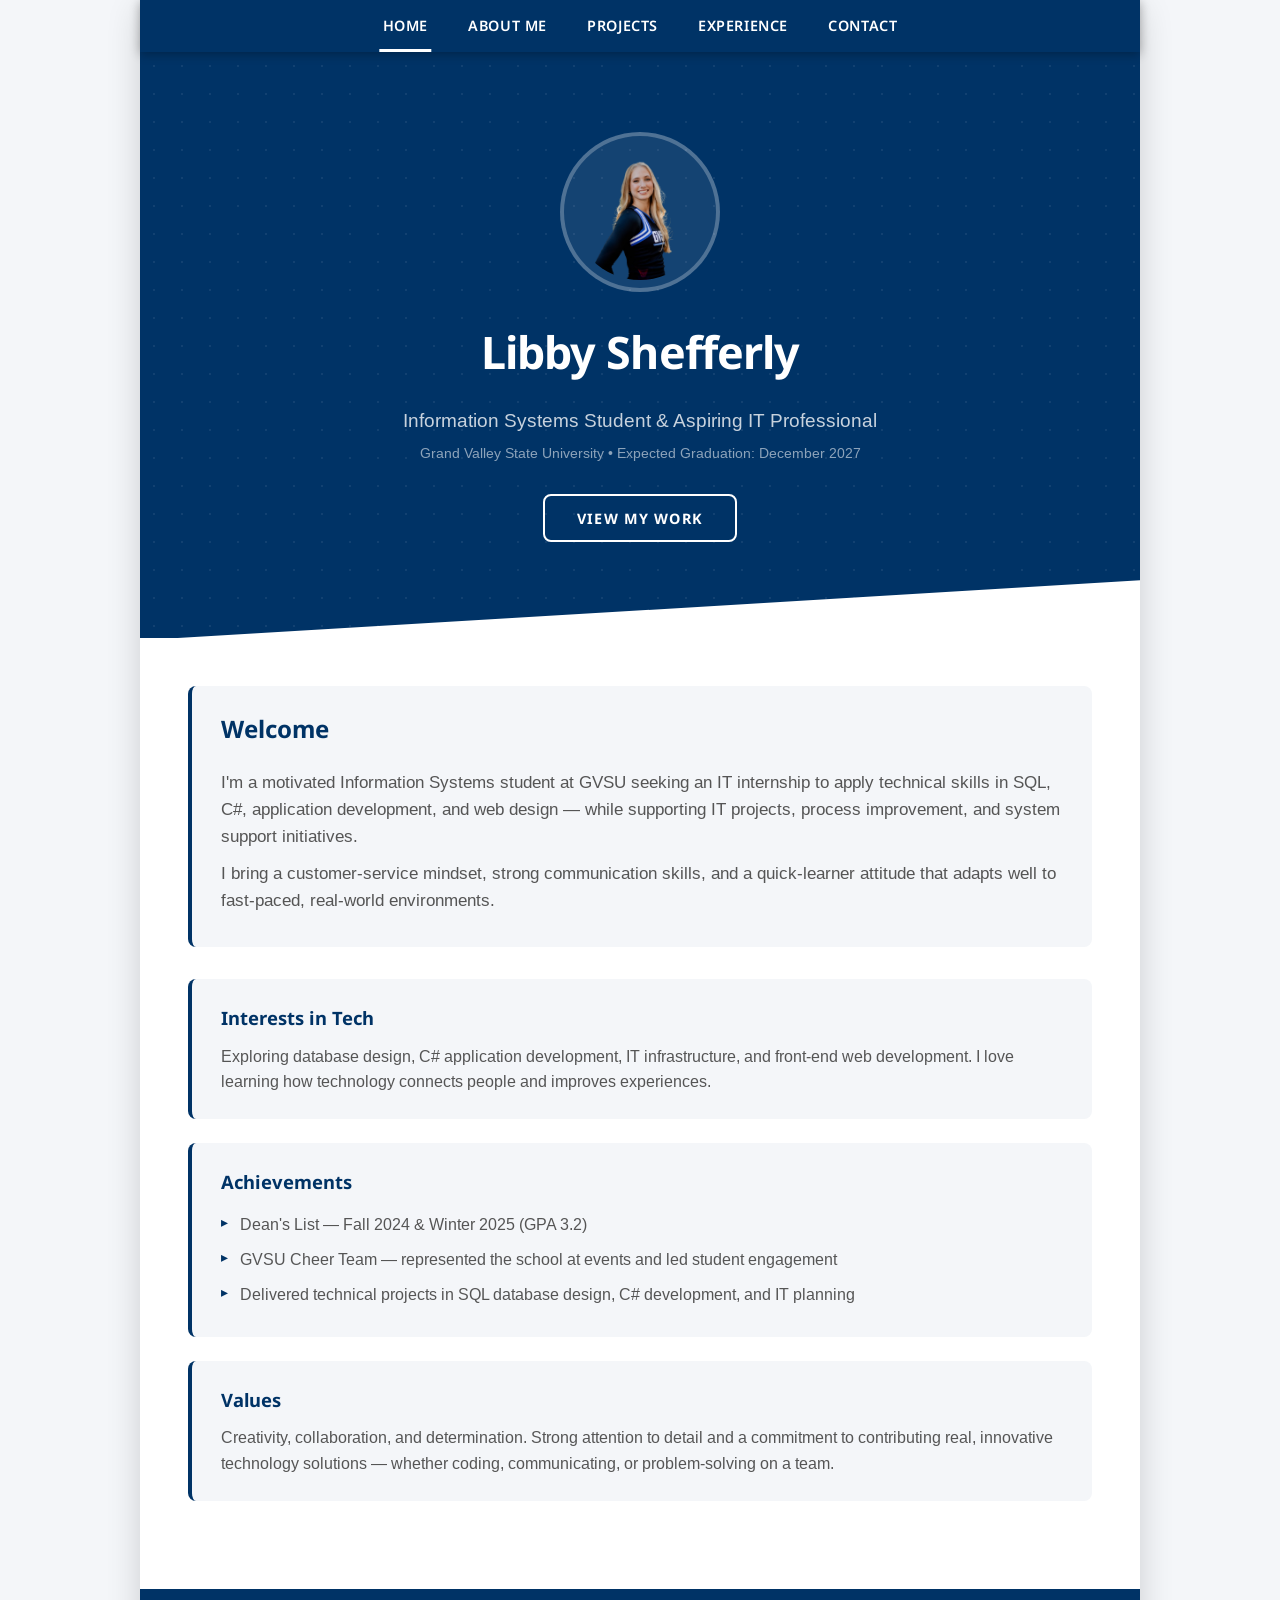
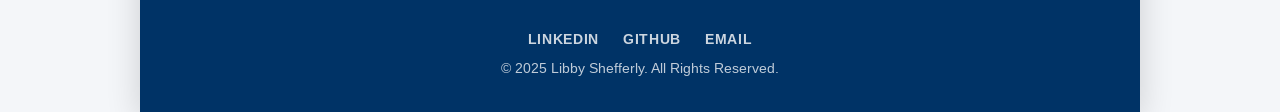
<file: Port/scraped/index.html>
<!doctype html>
<!-- Libby Shefferly Portfolio — Home -->
<html lang="en">
<head>
  <meta charset="utf-8">
  <title>Libby Shefferly | Portfolio</title>
  <meta name="viewport" content="width=device-width, initial-scale=1">
  <link rel="stylesheet" href="css/styles.css">
  <link href="https://fonts.googleapis.com/css2?family=Arimo:ital,wght@0,400..700;1,400..700&family=Noto+Sans:ital,wght@0,100..900;1,100..900&display=swap" rel="stylesheet">
  <link rel="icon" type="image/svg+xml" href="images/favicon.svg">
  <link rel="shortcut icon" href="images/favicon.ico">
  <link rel="apple-touch-icon" sizes="180x180" href="images/apple-touch-icon.png">
</head>

<body>
  <div id="container">

    <!-- ===== MOBILE NAV ===== -->
    <nav class="mobile-nav mobile-only">
      <div class="menu-icon" onclick="hamburger()">
        <span>Libby Shefferly</span>
        <span class="hamburger-icon">&#9776;</span>
      </div>
      <div id="menuLinks">
        <a href="index.html" class="current">Home</a>
        <a href="about.html">About Me</a>
        <a href="projects.html">Projects</a>
        <a href="experience.html">Experience</a>
        <a href="contact.html">Contact</a>
      </div>
    </nav>

    <!-- ===== DESKTOP NAV ===== -->
    <nav id="site-nav" class="desktop-only">
      <ul>
        <li><a href="index.html" class="current">Home</a></li>
        <li><a href="about.html">About Me</a></li>
        <li><a href="projects.html">Projects</a></li>
        <li><a href="experience.html">Experience</a></li>
        <li><a href="contact.html">Contact</a></li>
      </ul>
    </nav>

    <!-- ===== HERO ===== -->
    <section id="hero">
      <img src="images/sticker_libby.png" alt="Libby Shefferly" class="hero-logo anim d1">
      <h1 class="anim d2">Libby Shefferly</h1>
      <p class="hero-tagline anim d3">Information Systems Student &amp; Aspiring IT Professional</p>
      <p class="hero-sub anim d4">Grand Valley State University &bull; Expected Graduation: December 2027</p>
      <a href="projects.html" class="hero-btn anim d5">View My Work</a>
    </section>

    <!-- ===== MAIN ===== -->
    <main>

      <section id="intro" class="scroll-reveal">
        <h2>Welcome</h2>
        <p>
          I'm a motivated Information Systems student at GVSU seeking an IT internship to apply technical skills in SQL, C#, application development, and web design — while supporting IT projects, process improvement, and system support initiatives.
        </p>
        <p style="margin-top:0.6em;">
          I bring a customer-service mindset, strong communication skills, and a quick-learner attitude that adapts well to fast-paced, real-world environments.
        </p>
      </section>

      <section class="section-box scroll-reveal">
        <h3>Interests in Tech</h3>
        <p>Exploring database design, C# application development, IT infrastructure, and front-end web development. I love learning how technology connects people and improves experiences.</p>
      </section>

      <section class="section-box scroll-reveal">
        <h3>Achievements</h3>
        <ul>
          <li>Dean's List — Fall 2024 &amp; Winter 2025 (GPA 3.2)</li>
          <li>GVSU Cheer Team — represented the school at events and led student engagement</li>
          <li>Delivered technical projects in SQL database design, C# development, and IT planning</li>
        </ul>
      </section>

      <section class="section-box scroll-reveal">
        <h3>Values</h3>
        <p>Creativity, collaboration, and determination. Strong attention to detail and a commitment to contributing real, innovative technology solutions — whether coding, communicating, or problem-solving on a team.</p>
      </section>

    </main>

    <!-- ===== FOOTER ===== -->
    <footer>
      <div class="footer-links">
        <a href="https://www.linkedin.com/in/libby-shefferly-0689692a7/" target="_blank" rel="noopener">LinkedIn</a>
        <a href="https://github.com/ShefLibby" target="_blank" rel="noopener">GitHub</a>
        <a href="mailto:shefferl@mail.gvsu.edu">Email</a>
      </div>
      <p>&#169; 2025 Libby Shefferly. All Rights Reserved.</p>
    </footer>

  </div>
  <script src="scripts/script.js"></script>
</body>
</html>
</file>
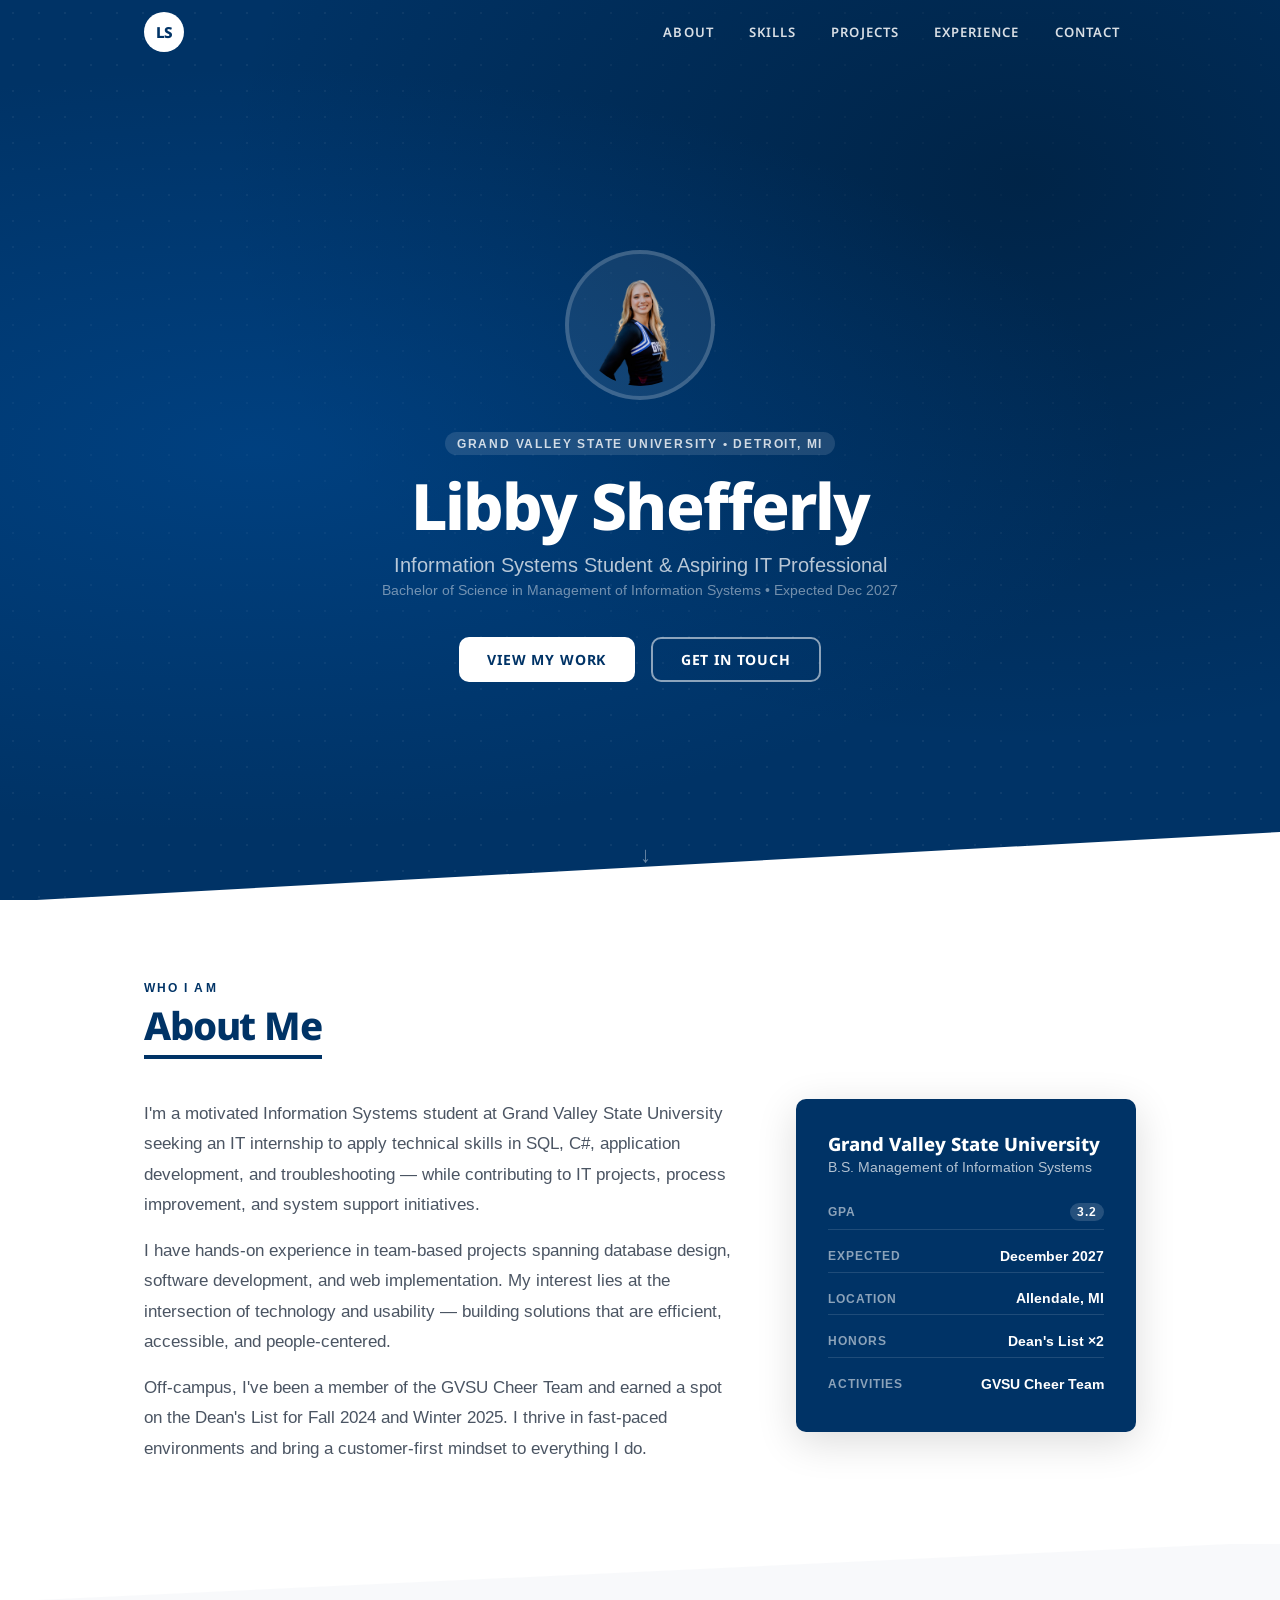
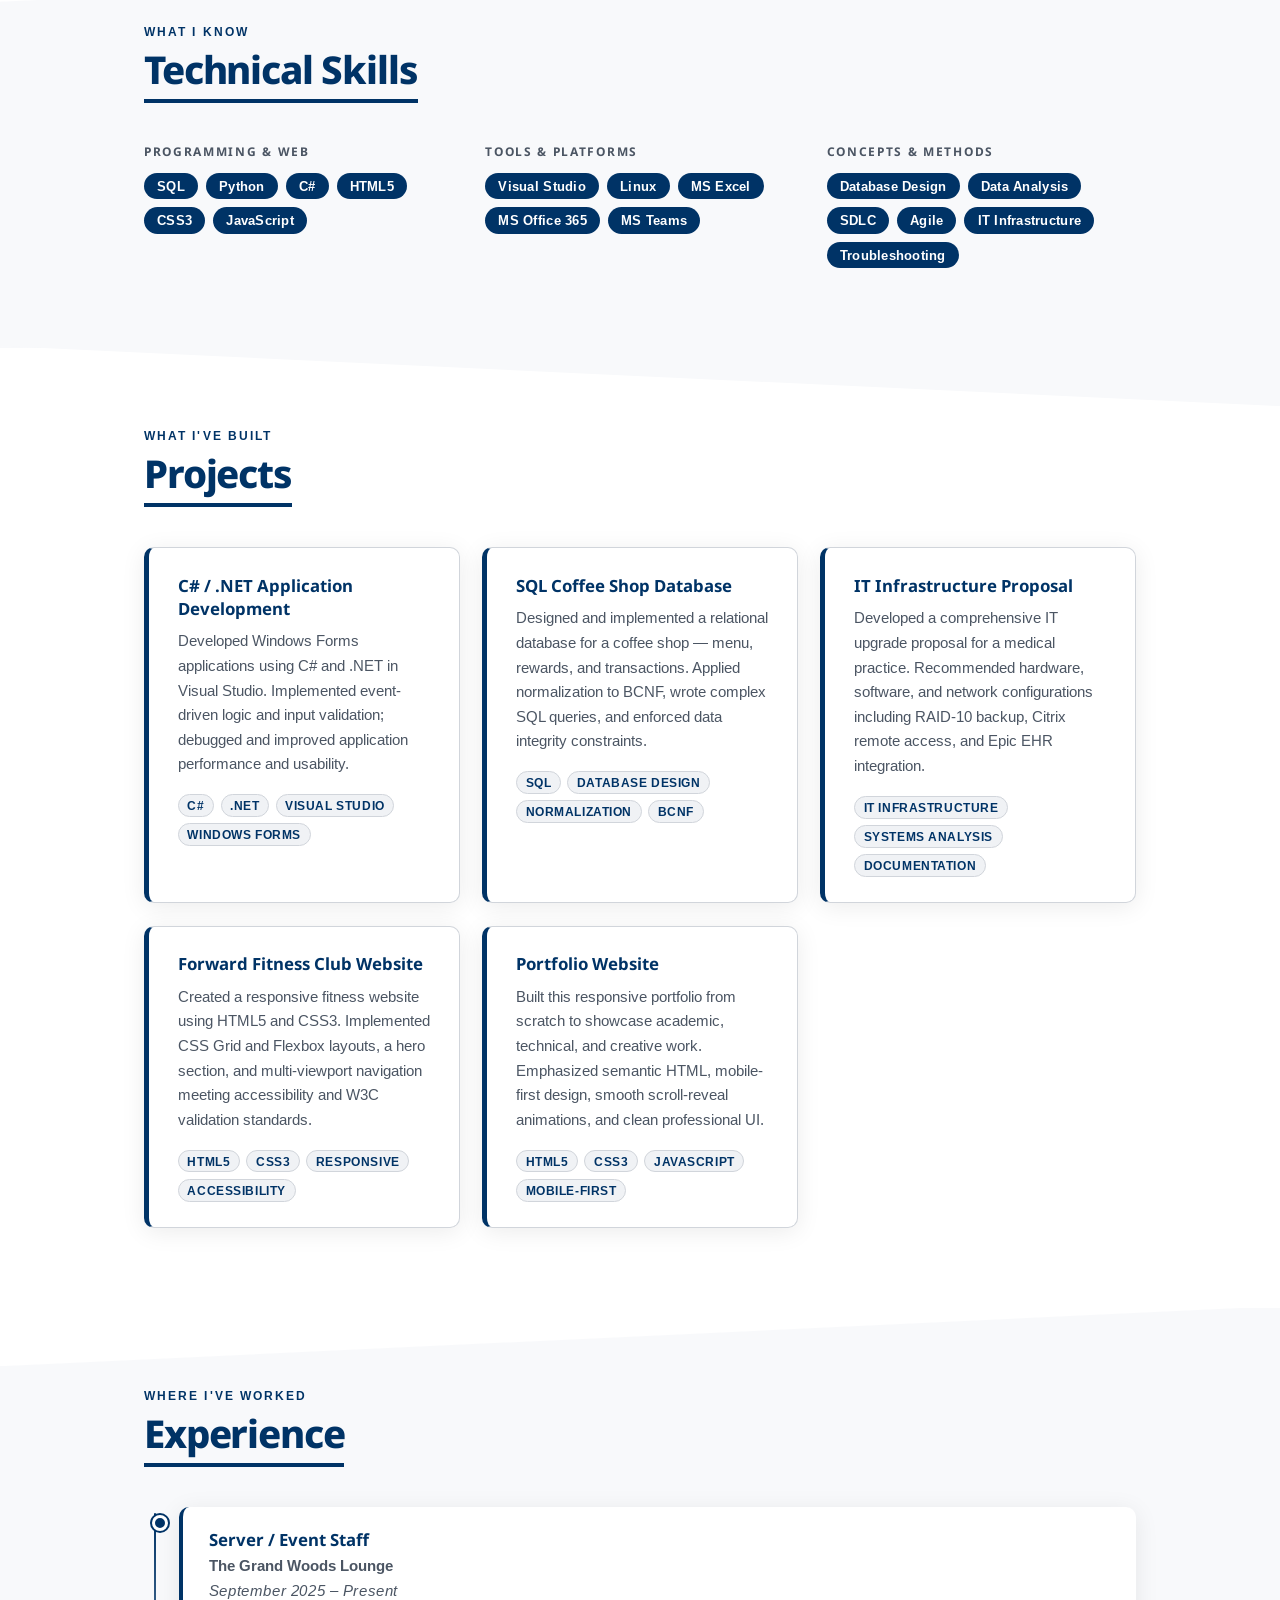
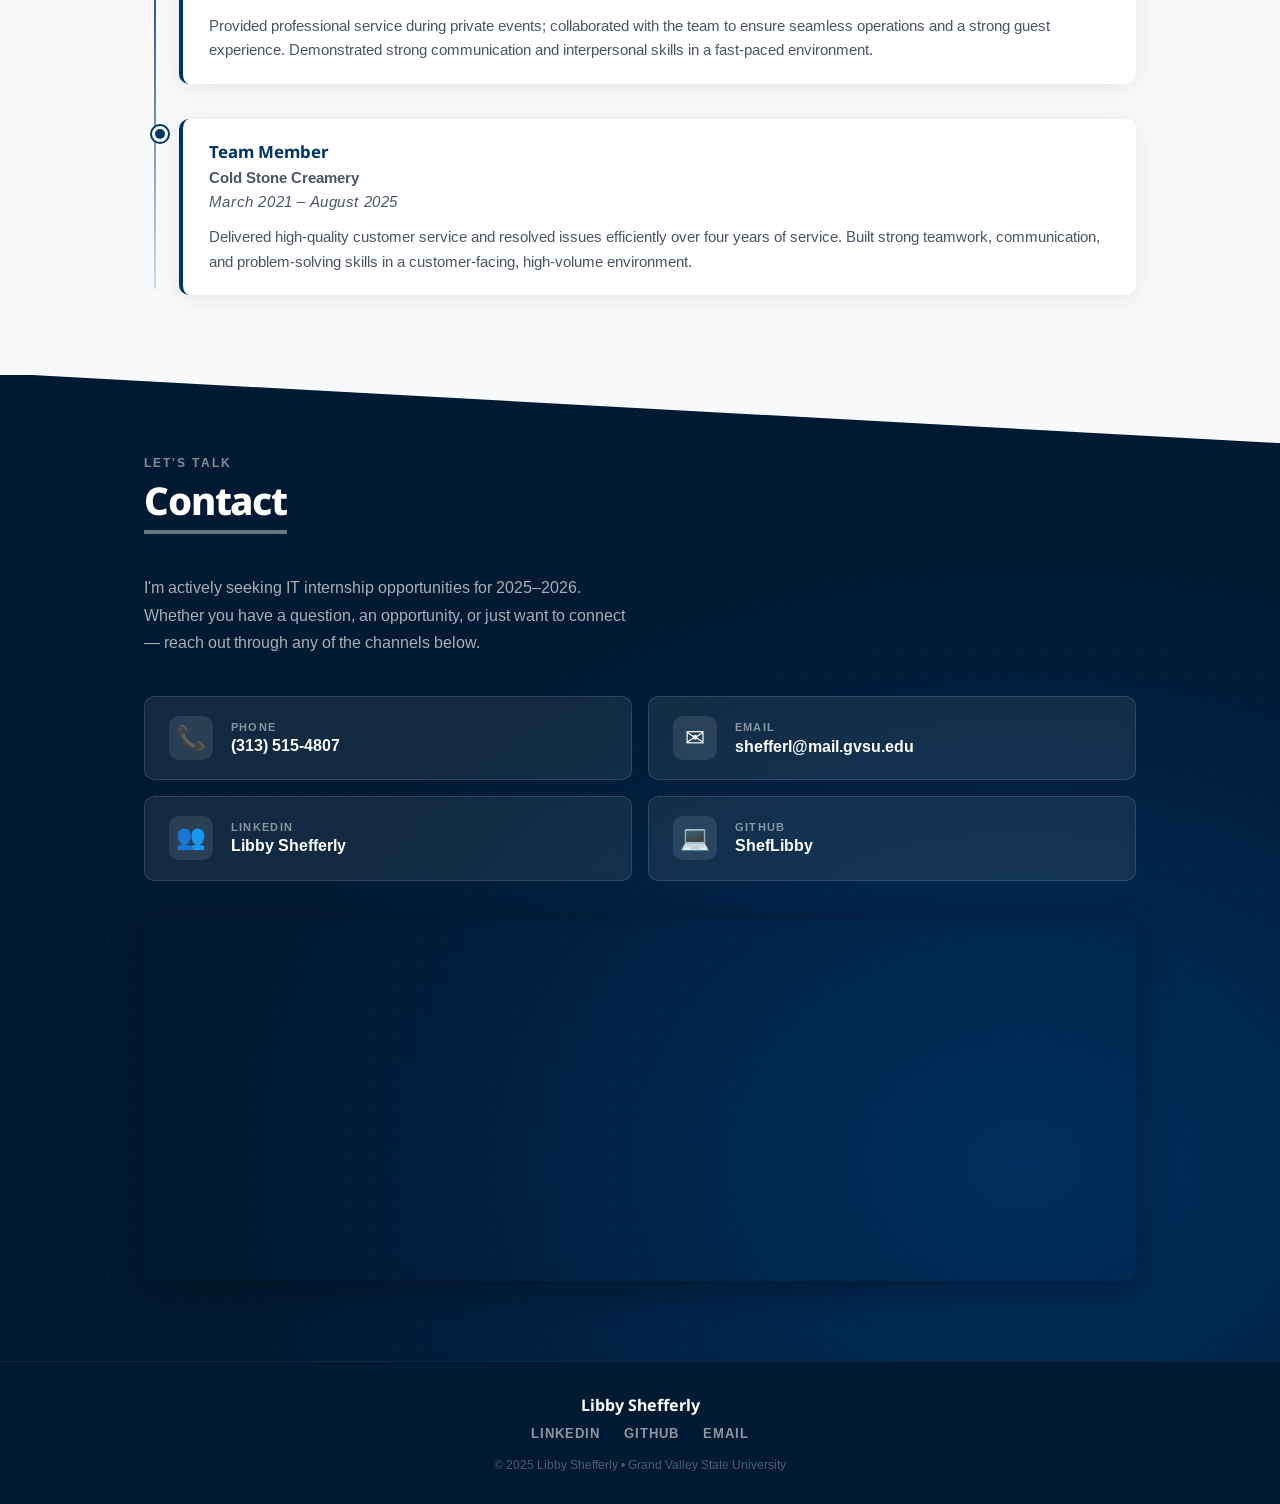
<file: Port/ultimate/index.html>
<!doctype html>
<!-- Libby Shefferly — Ultimate Portfolio -->
<html lang="en">
<head>
  <meta charset="utf-8">
  <meta name="viewport" content="width=device-width, initial-scale=1">
  <title>Libby Shefferly | Information Systems Portfolio</title>
  <meta name="description" content="Portfolio of Libby Shefferly — Information Systems student at GVSU. SQL, C#, Python, web development, and IT infrastructure.">

  <!-- Fonts -->
  <link rel="preconnect" href="https://fonts.googleapis.com">
  <link rel="preconnect" href="https://fonts.gstatic.com" crossorigin>
  <link href="https://fonts.googleapis.com/css2?family=Arimo:ital,wght@0,400..700;1,400..700&family=Noto+Sans:ital,wght@0,100..900;1,100..900&display=swap" rel="stylesheet">

  <!-- Icons -->
  <link rel="icon" type="image/svg+xml" href="images/favicon.svg">
  <link rel="shortcut icon" href="images/favicon.ico">
  <link rel="apple-touch-icon" sizes="180x180" href="images/apple-touch-icon.png">

  <!-- Styles -->
  <link rel="stylesheet" href="css/style.css">
</head>

<body>

  <!-- =====================================================
       NAVIGATION
       ===================================================== -->
  <nav id="navbar">
    <div class="nav-inner">
      <a class="nav-brand" href="#hero">LS</a>

      <ul class="nav-links">
        <li><a href="#about">About</a></li>
        <li><a href="#skills">Skills</a></li>
        <li><a href="#projects">Projects</a></li>
        <li><a href="#experience">Experience</a></li>
        <li><a href="#contact">Contact</a></li>
      </ul>

      <button class="nav-toggle" id="navToggle" aria-label="Toggle navigation">&#9776;</button>
    </div>

    <!-- Mobile menu -->
    <div class="mobile-menu" id="mobileMenu">
      <a href="#about">About</a>
      <a href="#skills">Skills</a>
      <a href="#projects">Projects</a>
      <a href="#experience">Experience</a>
      <a href="#contact">Contact</a>
    </div>
  </nav>


  <!-- =====================================================
       HERO
       ===================================================== -->
  <section id="hero">
    <img
      src="images/sticker_libby.png"
      alt="Libby Shefferly"
      class="hero-avatar"
    >

    <div class="hero-content">
      <span class="hero-label">Grand Valley State University &bull; Detroit, MI</span>
      <h1>Libby Shefferly</h1>
      <p class="hero-tagline">Information Systems Student &amp; Aspiring IT Professional</p>
      <p class="hero-sub">Bachelor of Science in Management of Information Systems &bull; Expected Dec 2027</p>
      <div class="hero-btns">
        <a href="#projects" class="btn btn-white">View My Work</a>
        <a href="#contact" class="btn btn-outline">Get In Touch</a>
      </div>
    </div>

    <a href="#about" class="scroll-indicator" aria-label="Scroll down">&#8595;</a>
  </section>


  <!-- =====================================================
       ABOUT
       ===================================================== -->
  <section id="about">
    <div class="section-inner">

      <div class="section-header reveal">
        <span class="section-label">Who I Am</span>
        <h2>About Me</h2>
      </div>

      <div class="about-grid">

        <div class="about-text">
          <p class="reveal delay-1">
            I'm a motivated Information Systems student at Grand Valley State University seeking
            an IT internship to apply technical skills in SQL, C#, application development,
            and troubleshooting — while contributing to IT projects, process improvement,
            and system support initiatives.
          </p>
          <p class="reveal delay-2">
            I have hands-on experience in team-based projects spanning database design,
            software development, and web implementation. My interest lies at the intersection
            of technology and usability — building solutions that are efficient, accessible,
            and people-centered.
          </p>
          <p class="reveal delay-3">
            Off-campus, I've been a member of the GVSU Cheer Team and earned a spot on the
            Dean's List for Fall 2024 and Winter 2025. I thrive in fast-paced environments
            and bring a customer-first mindset to everything I do.
          </p>
        </div>

        <div class="edu-card reveal delay-2">
          <h3>Grand Valley State University</h3>
          <p class="degree">B.S. Management of Information Systems</p>

          <div class="edu-detail">
            <div class="edu-row">
              <span>GPA</span>
              <span><span class="gpa-badge">3.2</span></span>
            </div>
            <div class="edu-row">
              <span>Expected</span>
              <span>December 2027</span>
            </div>
            <div class="edu-row">
              <span>Location</span>
              <span>Allendale, MI</span>
            </div>
            <div class="edu-row">
              <span>Honors</span>
              <span>Dean's List &times;2</span>
            </div>
            <div class="edu-row">
              <span>Activities</span>
              <span>GVSU Cheer Team</span>
            </div>
          </div>
        </div>

      </div>
    </div>
  </section>


  <!-- =====================================================
       SKILLS
       ===================================================== -->
  <section id="skills">
    <div class="section-inner">

      <div class="section-header reveal">
        <span class="section-label">What I Know</span>
        <h2>Technical Skills</h2>
      </div>

      <div class="skills-groups">

        <div class="skill-group reveal delay-1">
          <h3>Programming &amp; Web</h3>
          <div class="badge-wrap">
            <span class="badge">SQL</span>
            <span class="badge">Python</span>
            <span class="badge">C#</span>
            <span class="badge">HTML5</span>
            <span class="badge">CSS3</span>
            <span class="badge">JavaScript</span>
          </div>
        </div>

        <div class="skill-group reveal delay-2">
          <h3>Tools &amp; Platforms</h3>
          <div class="badge-wrap">
            <span class="badge">Visual Studio</span>
            <span class="badge">Linux</span>
            <span class="badge">MS Excel</span>
            <span class="badge">MS Office 365</span>
            <span class="badge">MS Teams</span>
          </div>
        </div>

        <div class="skill-group reveal delay-3">
          <h3>Concepts &amp; Methods</h3>
          <div class="badge-wrap">
            <span class="badge">Database Design</span>
            <span class="badge">Data Analysis</span>
            <span class="badge">SDLC</span>
            <span class="badge">Agile</span>
            <span class="badge">IT Infrastructure</span>
            <span class="badge">Troubleshooting</span>
          </div>
        </div>

      </div>
    </div>
  </section>


  <!-- =====================================================
       PROJECTS
       ===================================================== -->
  <section id="projects">
    <div class="section-inner">

      <div class="section-header reveal">
        <span class="section-label">What I've Built</span>
        <h2>Projects</h2>
      </div>

      <div class="projects-grid">

        <article class="project-card reveal delay-1">
          <h3>C# / .NET Application Development</h3>
          <p>
            Developed Windows Forms applications using C# and .NET in Visual Studio.
            Implemented event-driven logic and input validation; debugged and improved
            application performance and usability.
          </p>
          <div class="tag-wrap">
            <span class="tag">C#</span>
            <span class="tag">.NET</span>
            <span class="tag">Visual Studio</span>
            <span class="tag">Windows Forms</span>
          </div>
        </article>

        <article class="project-card reveal delay-2">
          <h3>SQL Coffee Shop Database</h3>
          <p>
            Designed and implemented a relational database for a coffee shop — menu,
            rewards, and transactions. Applied normalization to BCNF, wrote complex
            SQL queries, and enforced data integrity constraints.
          </p>
          <div class="tag-wrap">
            <span class="tag">SQL</span>
            <span class="tag">Database Design</span>
            <span class="tag">Normalization</span>
            <span class="tag">BCNF</span>
          </div>
        </article>

        <article class="project-card reveal delay-3">
          <h3>IT Infrastructure Proposal</h3>
          <p>
            Developed a comprehensive IT upgrade proposal for a medical practice.
            Recommended hardware, software, and network configurations including
            RAID-10 backup, Citrix remote access, and Epic EHR integration.
          </p>
          <div class="tag-wrap">
            <span class="tag">IT Infrastructure</span>
            <span class="tag">Systems Analysis</span>
            <span class="tag">Documentation</span>
          </div>
        </article>

        <article class="project-card reveal delay-4">
          <h3>Forward Fitness Club Website</h3>
          <p>
            Created a responsive fitness website using HTML5 and CSS3. Implemented
            CSS Grid and Flexbox layouts, a hero section, and multi-viewport navigation
            meeting accessibility and W3C validation standards.
          </p>
          <div class="tag-wrap">
            <span class="tag">HTML5</span>
            <span class="tag">CSS3</span>
            <span class="tag">Responsive</span>
            <span class="tag">Accessibility</span>
          </div>
        </article>

        <article class="project-card reveal delay-5">
          <h3>Portfolio Website</h3>
          <p>
            Built this responsive portfolio from scratch to showcase academic, technical,
            and creative work. Emphasized semantic HTML, mobile-first design, smooth
            scroll-reveal animations, and clean professional UI.
          </p>
          <div class="tag-wrap">
            <span class="tag">HTML5</span>
            <span class="tag">CSS3</span>
            <span class="tag">JavaScript</span>
            <span class="tag">Mobile-First</span>
          </div>
        </article>

      </div>
    </div>
  </section>


  <!-- =====================================================
       EXPERIENCE
       ===================================================== -->
  <section id="experience">
    <div class="section-inner">

      <div class="section-header reveal">
        <span class="section-label">Where I've Worked</span>
        <h2>Experience</h2>
      </div>

      <div class="timeline">

        <div class="tl-item reveal delay-1">
          <div class="tl-dot"></div>
          <div class="tl-card">
            <h3>Server / Event Staff</h3>
            <p class="tl-company">The Grand Woods Lounge</p>
            <p class="tl-date">September 2025 &ndash; Present</p>
            <p>
              Provided professional service during private events; collaborated with the team
              to ensure seamless operations and a strong guest experience. Demonstrated strong
              communication and interpersonal skills in a fast-paced environment.
            </p>
          </div>
        </div>

        <div class="tl-item reveal delay-2">
          <div class="tl-dot"></div>
          <div class="tl-card">
            <h3>Team Member</h3>
            <p class="tl-company">Cold Stone Creamery</p>
            <p class="tl-date">March 2021 &ndash; August 2025</p>
            <p>
              Delivered high-quality customer service and resolved issues efficiently over
              four years of service. Built strong teamwork, communication, and problem-solving
              skills in a customer-facing, high-volume environment.
            </p>
          </div>
        </div>

      </div>
    </div>
  </section>


  <!-- =====================================================
       CONTACT
       ===================================================== -->
  <section id="contact">
    <div class="section-inner">

      <div class="section-header reveal">
        <span class="section-label">Let's Talk</span>
        <h2>Contact</h2>
      </div>

      <p class="contact-intro reveal delay-1">
        I'm actively seeking IT internship opportunities for 2025&ndash;2026.
        Whether you have a question, an opportunity, or just want to connect &mdash;
        reach out through any of the channels below.
      </p>

      <div class="contact-grid">

        <a class="contact-card reveal delay-1" href="tel:13135154807">
          <div class="cc-icon">&#128222;</div>
          <div>
            <div class="cc-label">Phone</div>
            <div class="cc-value">(313) 515-4807</div>
          </div>
        </a>

        <a class="contact-card reveal delay-2" href="mailto:shefferl@mail.gvsu.edu">
          <div class="cc-icon">&#9993;</div>
          <div>
            <div class="cc-label">Email</div>
            <div class="cc-value">shefferl@mail.gvsu.edu</div>
          </div>
        </a>

        <a class="contact-card reveal delay-3"
           href="https://www.linkedin.com/in/libby-shefferly-0689692a7/"
           target="_blank" rel="noopener">
          <div class="cc-icon">&#128101;</div>
          <div>
            <div class="cc-label">LinkedIn</div>
            <div class="cc-value">Libby Shefferly</div>
          </div>
        </a>

        <a class="contact-card reveal delay-4"
           href="https://github.com/ShefLibby"
           target="_blank" rel="noopener">
          <div class="cc-icon">&#128187;</div>
          <div>
            <div class="cc-label">GitHub</div>
            <div class="cc-value">ShefLibby</div>
          </div>
        </a>

      </div>

      <div class="map-embed reveal delay-5">
        <iframe
          src="https://www.google.com/maps/embed?pb=!1m18!1m12!1m3!1d5839.343427446145!2d-85.89162068856623!3d42.964122071022764!2m3!1f0!2f0!3f0!3m2!1i1024!2i768!4f13.1!3m3!1m2!1s0x8819a31f0c9d398f%3A0xea0367b3e0ec32fa!2sGrand%20Valley%20State%20University!5e0!3m2!1sen!2sus!4v1757891086364!5m2!1sen!2sus"
          allowfullscreen="" loading="lazy"
          referrerpolicy="no-referrer-when-downgrade"
          title="Grand Valley State University">
        </iframe>
      </div>

    </div>
  </section>


  <!-- =====================================================
       FOOTER
       ===================================================== -->
  <footer>
    <div class="footer-inner">
      <p class="footer-name">Libby Shefferly</p>
      <nav class="footer-links">
        <a href="https://www.linkedin.com/in/libby-shefferly-0689692a7/" target="_blank" rel="noopener">LinkedIn</a>
        <a href="https://github.com/ShefLibby" target="_blank" rel="noopener">GitHub</a>
        <a href="mailto:shefferl@mail.gvsu.edu">Email</a>
      </nav>
      <p>&#169; 2025 Libby Shefferly &bull; Grand Valley State University</p>
    </div>
  </footer>


  <!-- Back to top -->
  <button id="backToTop" aria-label="Back to top">&#8593;</button>

  <script src="js/main.js"></script>
</body>
</html>
</file>
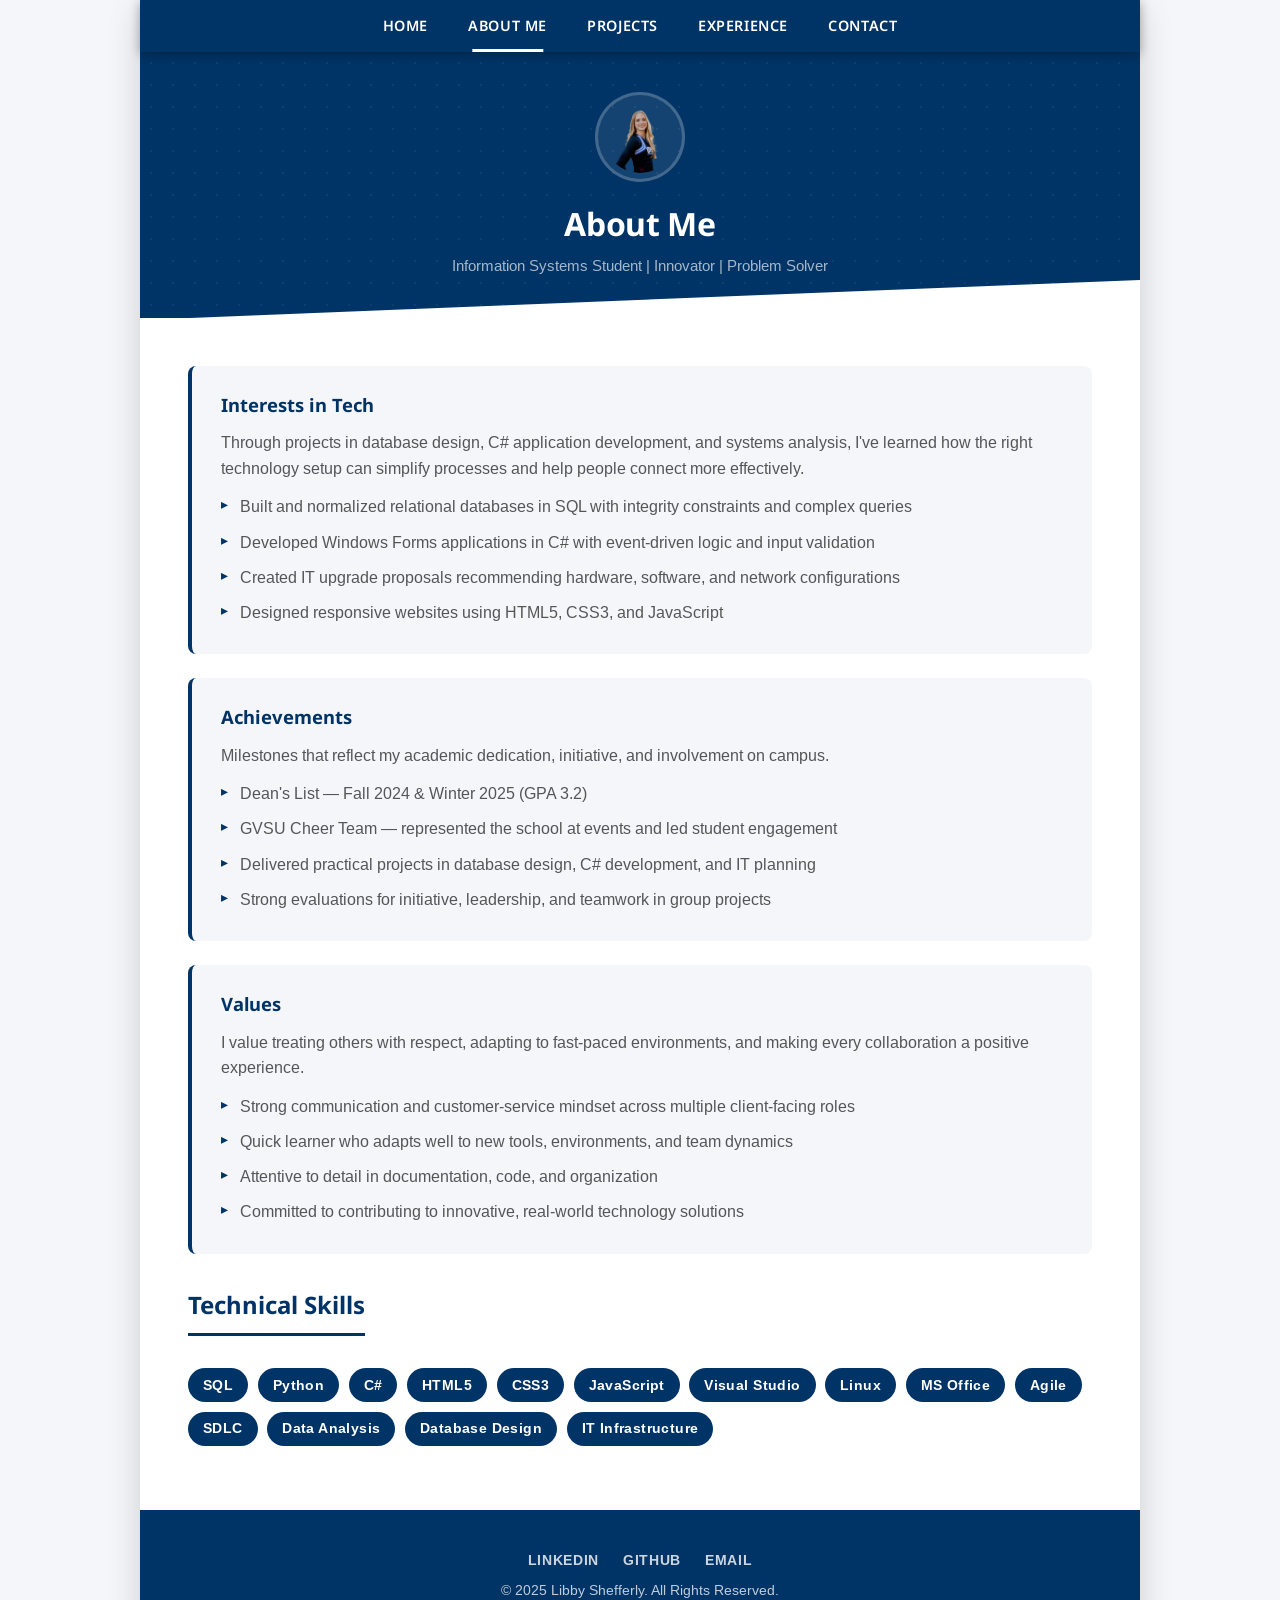
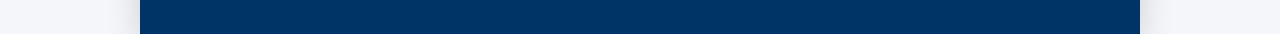
<file: Port/scraped/about.html>
<!doctype html>
<!-- Libby Shefferly Portfolio — About -->
<html lang="en">
<head>
  <meta charset="utf-8">
  <title>About | Libby Shefferly</title>
  <meta name="viewport" content="width=device-width, initial-scale=1">
  <link rel="stylesheet" href="css/styles.css">
  <link href="https://fonts.googleapis.com/css2?family=Arimo:ital,wght@0,400..700;1,400..700&family=Noto+Sans:ital,wght@0,100..900;1,100..900&display=swap" rel="stylesheet">
  <link rel="icon" type="image/svg+xml" href="images/favicon.svg">
  <link rel="shortcut icon" href="images/favicon.ico">
  <link rel="apple-touch-icon" sizes="180x180" href="images/apple-touch-icon.png">
</head>

<body>
  <div id="container">

    <!-- ===== MOBILE NAV ===== -->
    <nav class="mobile-nav mobile-only">
      <div class="menu-icon" onclick="hamburger()">
        <span>Libby Shefferly</span>
        <span class="hamburger-icon">&#9776;</span>
      </div>
      <div id="menuLinks">
        <a href="index.html">Home</a>
        <a href="about.html" class="current">About Me</a>
        <a href="projects.html">Projects</a>
        <a href="experience.html">Experience</a>
        <a href="contact.html">Contact</a>
      </div>
    </nav>

    <!-- ===== DESKTOP NAV ===== -->
    <nav id="site-nav" class="desktop-only">
      <ul>
        <li><a href="index.html">Home</a></li>
        <li><a href="about.html" class="current">About Me</a></li>
        <li><a href="projects.html">Projects</a></li>
        <li><a href="experience.html">Experience</a></li>
        <li><a href="contact.html">Contact</a></li>
      </ul>
    </nav>

    <!-- ===== PAGE HEADER ===== -->
    <header class="page-header">
      <img src="images/sticker_libby.png" alt="Libby Shefferly" class="header-logo anim d1">
      <h1 class="anim d2">About Me</h1>
      <p class="anim d3">Information Systems Student | Innovator | Problem Solver</p>
    </header>

    <!-- ===== MAIN ===== -->
    <main>

      <section class="section-box scroll-reveal">
        <h3>Interests in Tech</h3>
        <p>Through projects in database design, C# application development, and systems analysis, I've learned how the right technology setup can simplify processes and help people connect more effectively.</p>
        <ul>
          <li>Built and normalized relational databases in SQL with integrity constraints and complex queries</li>
          <li>Developed Windows Forms applications in C# with event-driven logic and input validation</li>
          <li>Created IT upgrade proposals recommending hardware, software, and network configurations</li>
          <li>Designed responsive websites using HTML5, CSS3, and JavaScript</li>
        </ul>
      </section>

      <section class="section-box scroll-reveal">
        <h3>Achievements</h3>
        <p>Milestones that reflect my academic dedication, initiative, and involvement on campus.</p>
        <ul>
          <li>Dean's List — Fall 2024 &amp; Winter 2025 (GPA 3.2)</li>
          <li>GVSU Cheer Team — represented the school at events and led student engagement</li>
          <li>Delivered practical projects in database design, C# development, and IT planning</li>
          <li>Strong evaluations for initiative, leadership, and teamwork in group projects</li>
        </ul>
      </section>

      <section class="section-box scroll-reveal">
        <h3>Values</h3>
        <p>I value treating others with respect, adapting to fast-paced environments, and making every collaboration a positive experience.</p>
        <ul>
          <li>Strong communication and customer-service mindset across multiple client-facing roles</li>
          <li>Quick learner who adapts well to new tools, environments, and team dynamics</li>
          <li>Attentive to detail in documentation, code, and organization</li>
          <li>Committed to contributing to innovative, real-world technology solutions</li>
        </ul>
      </section>

      <!-- SKILLS -->
      <section id="skills" class="scroll-reveal">
        <h2>Technical Skills</h2>
        <div class="badge-grid">
          <span class="skill-badge">SQL</span>
          <span class="skill-badge">Python</span>
          <span class="skill-badge">C#</span>
          <span class="skill-badge">HTML5</span>
          <span class="skill-badge">CSS3</span>
          <span class="skill-badge">JavaScript</span>
          <span class="skill-badge">Visual Studio</span>
          <span class="skill-badge">Linux</span>
          <span class="skill-badge">MS Office</span>
          <span class="skill-badge">Agile</span>
          <span class="skill-badge">SDLC</span>
          <span class="skill-badge">Data Analysis</span>
          <span class="skill-badge">Database Design</span>
          <span class="skill-badge">IT Infrastructure</span>
        </div>
      </section>

    </main>

    <!-- ===== FOOTER ===== -->
    <footer>
      <div class="footer-links">
        <a href="https://www.linkedin.com/in/libby-shefferly-0689692a7/" target="_blank" rel="noopener">LinkedIn</a>
        <a href="https://github.com/ShefLibby" target="_blank" rel="noopener">GitHub</a>
        <a href="mailto:shefferl@mail.gvsu.edu">Email</a>
      </div>
      <p>&#169; 2025 Libby Shefferly. All Rights Reserved.</p>
    </footer>

  </div>
  <script src="scripts/script.js"></script>
</body>
</html>
</file>
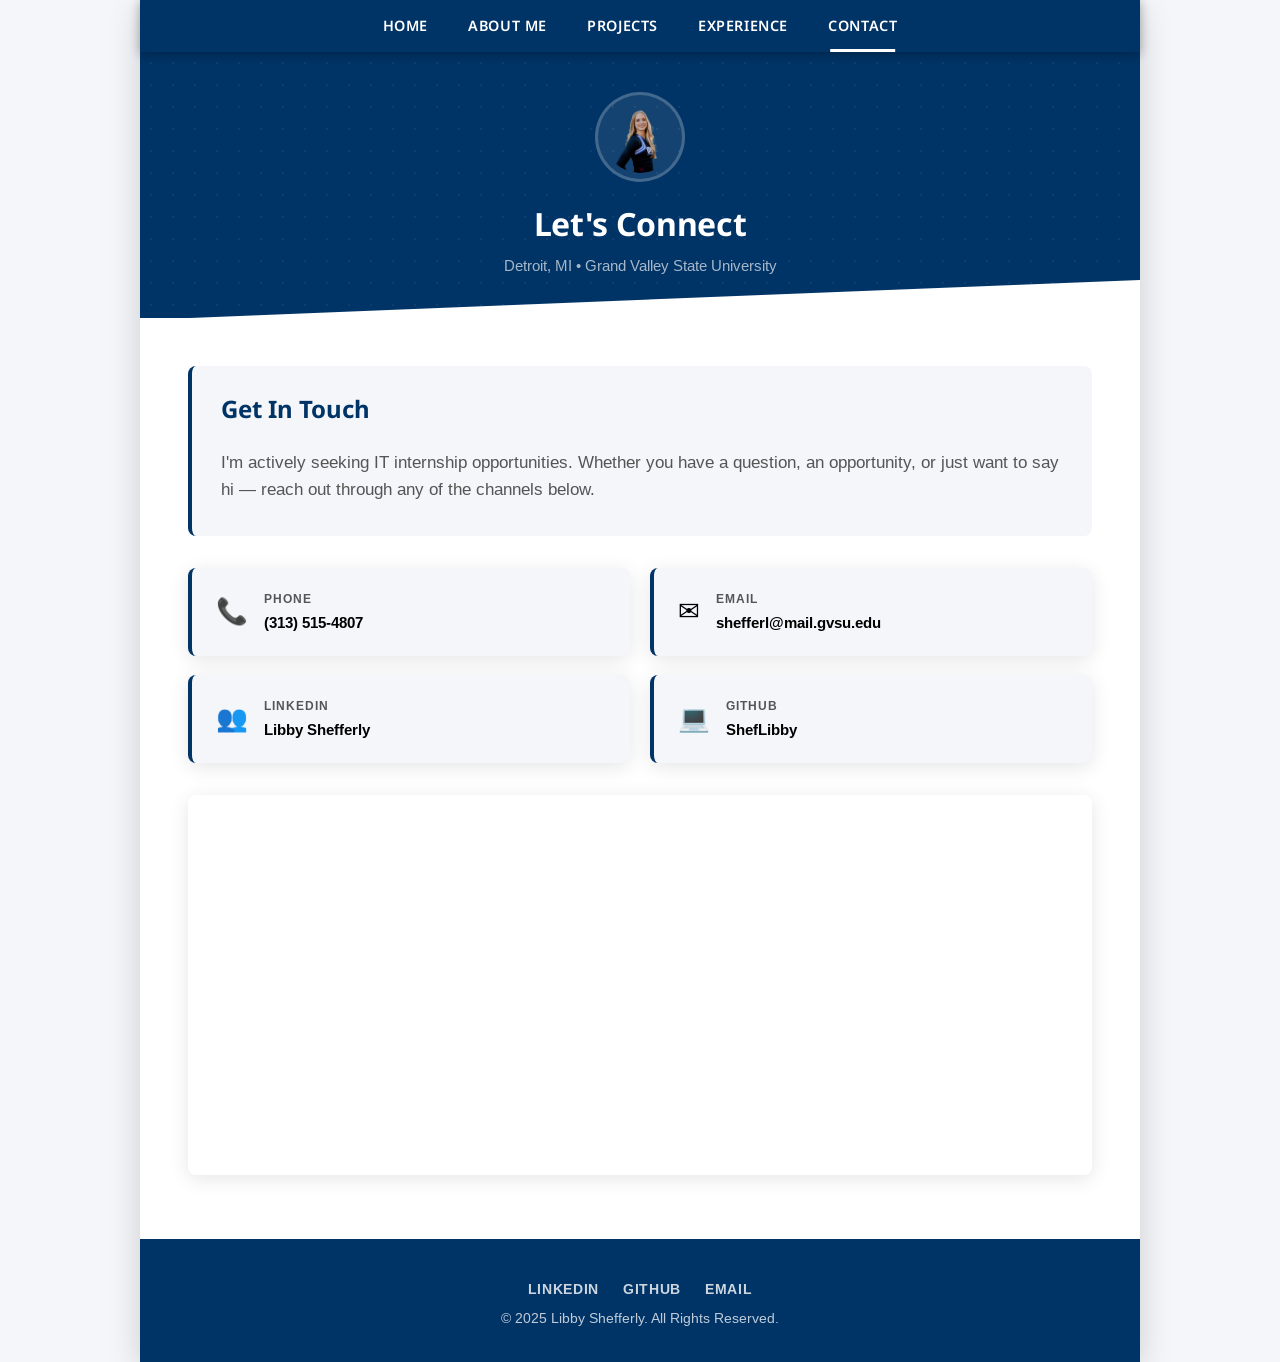
<file: Port/scraped/contact.html>
<!doctype html>
<!-- Libby Shefferly Portfolio — Contact -->
<html lang="en">
<head>
  <meta charset="utf-8">
  <title>Contact | Libby Shefferly</title>
  <meta name="viewport" content="width=device-width, initial-scale=1">
  <link rel="stylesheet" href="css/styles.css">
  <link href="https://fonts.googleapis.com/css2?family=Arimo:ital,wght@0,400..700;1,400..700&family=Noto+Sans:ital,wght@0,100..900;1,100..900&display=swap" rel="stylesheet">
  <link rel="icon" type="image/svg+xml" href="images/favicon.svg">
  <link rel="shortcut icon" href="images/favicon.ico">
  <link rel="apple-touch-icon" sizes="180x180" href="images/apple-touch-icon.png">
</head>

<body>
  <div id="container">

    <!-- ===== MOBILE NAV ===== -->
    <nav class="mobile-nav mobile-only">
      <div class="menu-icon" onclick="hamburger()">
        <span>Libby Shefferly</span>
        <span class="hamburger-icon">&#9776;</span>
      </div>
      <div id="menuLinks">
        <a href="index.html">Home</a>
        <a href="about.html">About Me</a>
        <a href="projects.html">Projects</a>
        <a href="experience.html">Experience</a>
        <a href="contact.html" class="current">Contact</a>
      </div>
    </nav>

    <!-- ===== DESKTOP NAV ===== -->
    <nav id="site-nav" class="desktop-only">
      <ul>
        <li><a href="index.html">Home</a></li>
        <li><a href="about.html">About Me</a></li>
        <li><a href="projects.html">Projects</a></li>
        <li><a href="experience.html">Experience</a></li>
        <li><a href="contact.html" class="current">Contact</a></li>
      </ul>
    </nav>

    <!-- ===== PAGE HEADER ===== -->
    <header class="page-header">
      <img src="images/sticker_libby.png" alt="Libby Shefferly" class="header-logo anim d1">
      <h1 class="anim d2">Let's Connect</h1>
      <p class="anim d3">Detroit, MI &bull; Grand Valley State University</p>
    </header>

    <!-- ===== MAIN ===== -->
    <main>

      <section id="intro" class="scroll-reveal">
        <h2>Get In Touch</h2>
        <p>I'm actively seeking IT internship opportunities. Whether you have a question, an opportunity, or just want to say hi — reach out through any of the channels below.</p>
      </section>

      <div class="contact-grid">

        <a class="contact-card scroll-reveal" href="tel:13135154807">
          <span class="card-icon">&#128222;</span>
          <div>
            <div class="card-label">Phone</div>
            <div class="card-value">(313) 515-4807</div>
          </div>
        </a>

        <a class="contact-card scroll-reveal" href="mailto:shefferl@mail.gvsu.edu">
          <span class="card-icon">&#9993;</span>
          <div>
            <div class="card-label">Email</div>
            <div class="card-value">shefferl@mail.gvsu.edu</div>
          </div>
        </a>

        <a class="contact-card scroll-reveal" href="https://www.linkedin.com/in/libby-shefferly-0689692a7/" target="_blank" rel="noopener">
          <span class="card-icon">&#128101;</span>
          <div>
            <div class="card-label">LinkedIn</div>
            <div class="card-value">Libby Shefferly</div>
          </div>
        </a>

        <a class="contact-card scroll-reveal" href="https://github.com/ShefLibby" target="_blank" rel="noopener">
          <span class="card-icon">&#128187;</span>
          <div>
            <div class="card-label">GitHub</div>
            <div class="card-value">ShefLibby</div>
          </div>
        </a>

      </div>

      <!-- Google Maps -->
      <div class="map-wrap scroll-reveal desktop-only">
        <iframe
          src="https://www.google.com/maps/embed?pb=!1m18!1m12!1m3!1d5839.343427446145!2d-85.89162068856623!3d42.964122071022764!2m3!1f0!2f0!3f0!3m2!1i1024!2i768!4f13.1!3m3!1m2!1s0x8819a31f0c9d398f%3A0xea0367b3e0ec32fa!2sGrand%20Valley%20State%20University!5e0!3m2!1sen!2sus!4v1757891086364!5m2!1sen!2sus"
          allowfullscreen="" loading="lazy" referrerpolicy="no-referrer-when-downgrade"
          title="Grand Valley State University location">
        </iframe>
      </div>

    </main>

    <!-- ===== FOOTER ===== -->
    <footer>
      <div class="footer-links">
        <a href="https://www.linkedin.com/in/libby-shefferly-0689692a7/" target="_blank" rel="noopener">LinkedIn</a>
        <a href="https://github.com/ShefLibby" target="_blank" rel="noopener">GitHub</a>
        <a href="mailto:shefferl@mail.gvsu.edu">Email</a>
      </div>
      <p>&#169; 2025 Libby Shefferly. All Rights Reserved.</p>
    </footer>

  </div>
  <script src="scripts/script.js"></script>
</body>
</html>
</file>
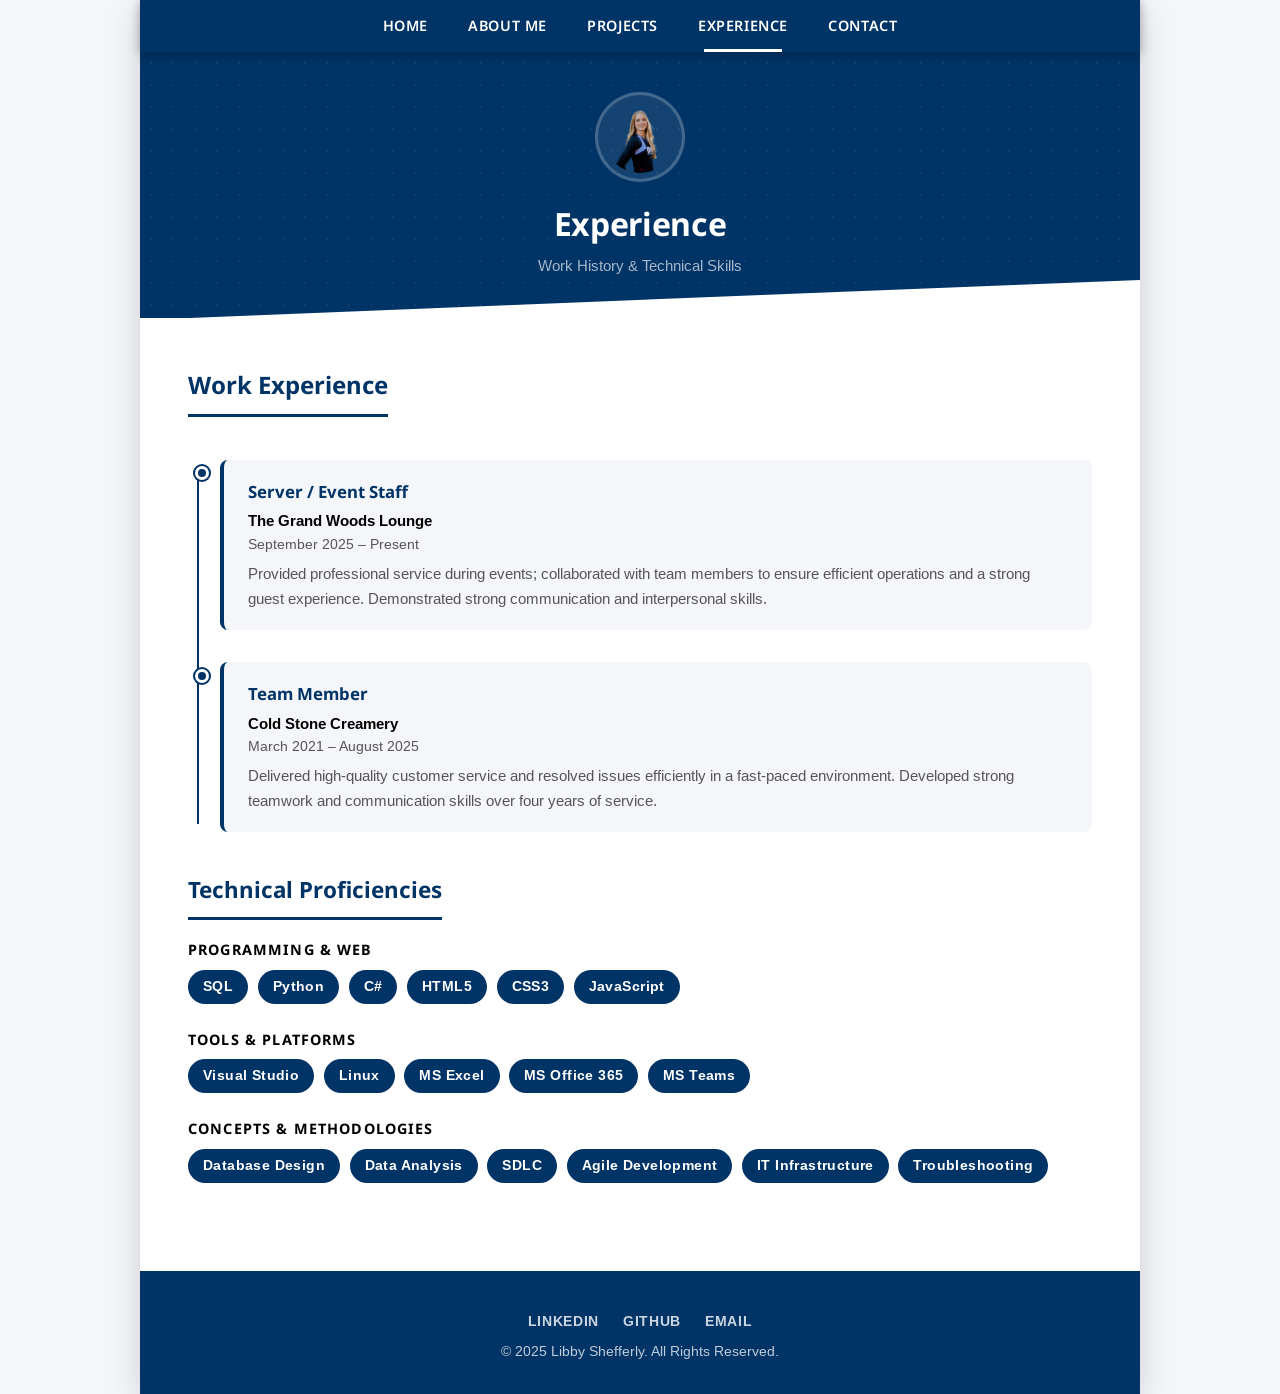
<file: Port/scraped/experience.html>
<!doctype html>
<!-- Libby Shefferly Portfolio — Experience -->
<html lang="en">
<head>
  <meta charset="utf-8">
  <title>Experience | Libby Shefferly</title>
  <meta name="viewport" content="width=device-width, initial-scale=1">
  <link rel="stylesheet" href="css/styles.css">
  <link href="https://fonts.googleapis.com/css2?family=Arimo:ital,wght@0,400..700;1,400..700&family=Noto+Sans:ital,wght@0,100..900;1,100..900&display=swap" rel="stylesheet">
  <link rel="icon" type="image/svg+xml" href="images/favicon.svg">
  <link rel="shortcut icon" href="images/favicon.ico">
  <link rel="apple-touch-icon" sizes="180x180" href="images/apple-touch-icon.png">
</head>

<body>
  <div id="container">

    <!-- ===== MOBILE NAV ===== -->
    <nav class="mobile-nav mobile-only">
      <div class="menu-icon" onclick="hamburger()">
        <span>Libby Shefferly</span>
        <span class="hamburger-icon">&#9776;</span>
      </div>
      <div id="menuLinks">
        <a href="index.html">Home</a>
        <a href="about.html">About Me</a>
        <a href="projects.html">Projects</a>
        <a href="experience.html" class="current">Experience</a>
        <a href="contact.html">Contact</a>
      </div>
    </nav>

    <!-- ===== DESKTOP NAV ===== -->
    <nav id="site-nav" class="desktop-only">
      <ul>
        <li><a href="index.html">Home</a></li>
        <li><a href="about.html">About Me</a></li>
        <li><a href="projects.html">Projects</a></li>
        <li><a href="experience.html" class="current">Experience</a></li>
        <li><a href="contact.html">Contact</a></li>
      </ul>
    </nav>

    <!-- ===== PAGE HEADER ===== -->
    <header class="page-header">
      <img src="images/sticker_libby.png" alt="Libby Shefferly" class="header-logo anim d1">
      <h1 class="anim d2">Experience</h1>
      <p class="anim d3">Work History &amp; Technical Skills</p>
    </header>

    <!-- ===== MAIN ===== -->
    <main>

      <h2 class="scroll-reveal">Work Experience</h2>

      <div class="timeline">

        <div class="timeline-item scroll-reveal">
          <div class="timeline-dot"></div>
          <div class="timeline-card">
            <h3>Server / Event Staff</h3>
            <p class="timeline-company">The Grand Woods Lounge</p>
            <p class="timeline-date">September 2025 – Present</p>
            <p>Provided professional service during events; collaborated with team members to ensure efficient operations and a strong guest experience. Demonstrated strong communication and interpersonal skills.</p>
          </div>
        </div>

        <div class="timeline-item scroll-reveal">
          <div class="timeline-dot"></div>
          <div class="timeline-card">
            <h3>Team Member</h3>
            <p class="timeline-company">Cold Stone Creamery</p>
            <p class="timeline-date">March 2021 – August 2025</p>
            <p>Delivered high-quality customer service and resolved issues efficiently in a fast-paced environment. Developed strong teamwork and communication skills over four years of service.</p>
          </div>
        </div>

      </div>

      <!-- SKILLS -->
      <div class="skills-section">

        <h2 class="scroll-reveal">Technical Proficiencies</h2>

        <div class="skills-group scroll-reveal">
          <h3>Programming &amp; Web</h3>
          <div class="badge-grid">
            <span class="skill-badge">SQL</span>
            <span class="skill-badge">Python</span>
            <span class="skill-badge">C#</span>
            <span class="skill-badge">HTML5</span>
            <span class="skill-badge">CSS3</span>
            <span class="skill-badge">JavaScript</span>
          </div>
        </div>

        <div class="skills-group scroll-reveal">
          <h3>Tools &amp; Platforms</h3>
          <div class="badge-grid">
            <span class="skill-badge">Visual Studio</span>
            <span class="skill-badge">Linux</span>
            <span class="skill-badge">MS Excel</span>
            <span class="skill-badge">MS Office 365</span>
            <span class="skill-badge">MS Teams</span>
          </div>
        </div>

        <div class="skills-group scroll-reveal">
          <h3>Concepts &amp; Methodologies</h3>
          <div class="badge-grid">
            <span class="skill-badge">Database Design</span>
            <span class="skill-badge">Data Analysis</span>
            <span class="skill-badge">SDLC</span>
            <span class="skill-badge">Agile Development</span>
            <span class="skill-badge">IT Infrastructure</span>
            <span class="skill-badge">Troubleshooting</span>
          </div>
        </div>

      </div>

    </main>

    <!-- ===== FOOTER ===== -->
    <footer>
      <div class="footer-links">
        <a href="https://www.linkedin.com/in/libby-shefferly-0689692a7/" target="_blank" rel="noopener">LinkedIn</a>
        <a href="https://github.com/ShefLibby" target="_blank" rel="noopener">GitHub</a>
        <a href="mailto:shefferl@mail.gvsu.edu">Email</a>
      </div>
      <p>&#169; 2025 Libby Shefferly. All Rights Reserved.</p>
    </footer>

  </div>
  <script src="scripts/script.js"></script>
</body>
</html>
</file>
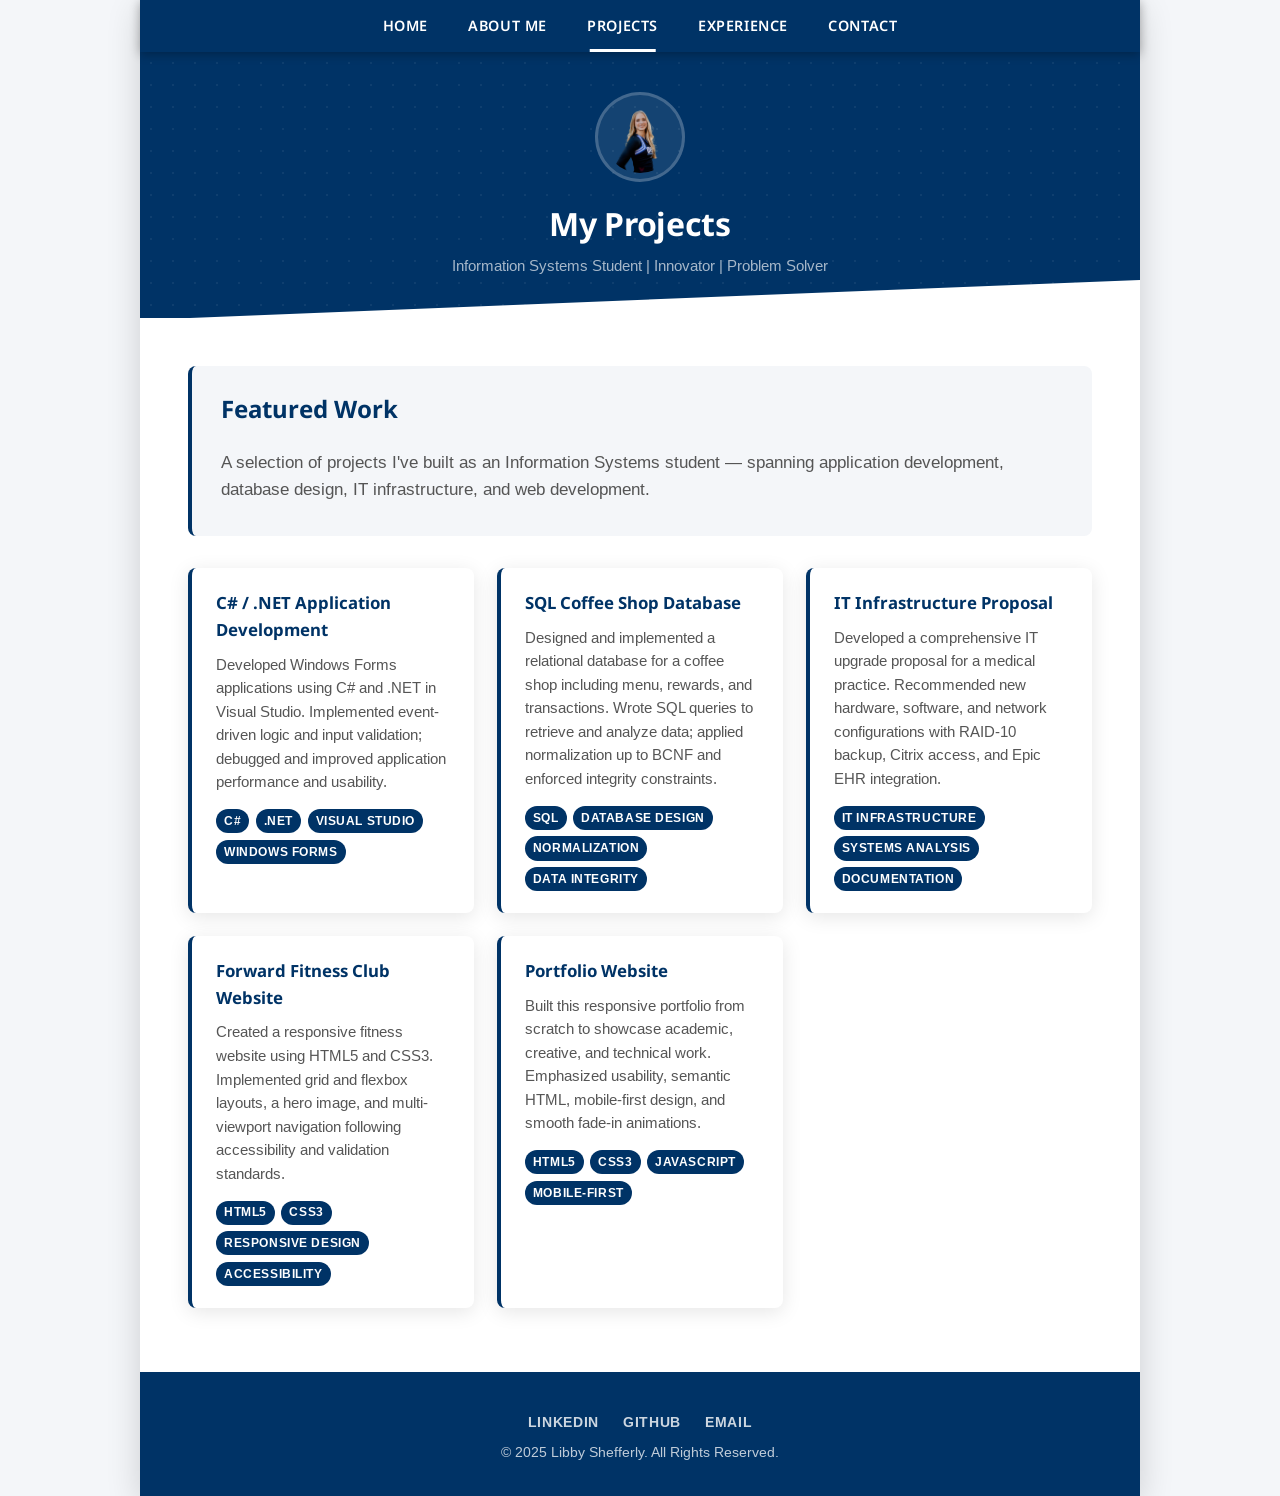
<file: Port/scraped/projects.html>
<!doctype html>
<!-- Libby Shefferly Portfolio — Projects -->
<html lang="en">
<head>
  <meta charset="utf-8">
  <title>Projects | Libby Shefferly</title>
  <meta name="viewport" content="width=device-width, initial-scale=1">
  <link rel="stylesheet" href="css/styles.css">
  <link href="https://fonts.googleapis.com/css2?family=Arimo:ital,wght@0,400..700;1,400..700&family=Noto+Sans:ital,wght@0,100..900;1,100..900&display=swap" rel="stylesheet">
  <link rel="icon" type="image/svg+xml" href="images/favicon.svg">
  <link rel="shortcut icon" href="images/favicon.ico">
  <link rel="apple-touch-icon" sizes="180x180" href="images/apple-touch-icon.png">
</head>

<body>
  <div id="container">

    <!-- ===== MOBILE NAV ===== -->
    <nav class="mobile-nav mobile-only">
      <div class="menu-icon" onclick="hamburger()">
        <span>Libby Shefferly</span>
        <span class="hamburger-icon">&#9776;</span>
      </div>
      <div id="menuLinks">
        <a href="index.html">Home</a>
        <a href="about.html">About Me</a>
        <a href="projects.html" class="current">Projects</a>
        <a href="experience.html">Experience</a>
        <a href="contact.html">Contact</a>
      </div>
    </nav>

    <!-- ===== DESKTOP NAV ===== -->
    <nav id="site-nav" class="desktop-only">
      <ul>
        <li><a href="index.html">Home</a></li>
        <li><a href="about.html">About Me</a></li>
        <li><a href="projects.html" class="current">Projects</a></li>
        <li><a href="experience.html">Experience</a></li>
        <li><a href="contact.html">Contact</a></li>
      </ul>
    </nav>

    <!-- ===== PAGE HEADER ===== -->
    <header class="page-header">
      <img src="images/sticker_libby.png" alt="Libby Shefferly" class="header-logo anim d1">
      <h1 class="anim d2">My Projects</h1>
      <p class="anim d3">Information Systems Student | Innovator | Problem Solver</p>
    </header>

    <!-- ===== MAIN ===== -->
    <main>

      <section id="intro" class="scroll-reveal">
        <h2>Featured Work</h2>
        <p>A selection of projects I've built as an Information Systems student — spanning application development, database design, IT infrastructure, and web development.</p>
      </section>

      <div class="grid">

        <article class="card scroll-reveal">
          <h3>C# / .NET Application Development</h3>
          <p>Developed Windows Forms applications using C# and .NET in Visual Studio. Implemented event-driven logic and input validation; debugged and improved application performance and usability.</p>
          <div class="tags">
            <span class="tag">C#</span>
            <span class="tag">.NET</span>
            <span class="tag">Visual Studio</span>
            <span class="tag">Windows Forms</span>
          </div>
        </article>

        <article class="card scroll-reveal">
          <h3>SQL Coffee Shop Database</h3>
          <p>Designed and implemented a relational database for a coffee shop including menu, rewards, and transactions. Wrote SQL queries to retrieve and analyze data; applied normalization up to BCNF and enforced integrity constraints.</p>
          <div class="tags">
            <span class="tag">SQL</span>
            <span class="tag">Database Design</span>
            <span class="tag">Normalization</span>
            <span class="tag">Data Integrity</span>
          </div>
        </article>

        <article class="card scroll-reveal">
          <h3>IT Infrastructure Proposal</h3>
          <p>Developed a comprehensive IT upgrade proposal for a medical practice. Recommended new hardware, software, and network configurations with RAID-10 backup, Citrix access, and Epic EHR integration.</p>
          <div class="tags">
            <span class="tag">IT Infrastructure</span>
            <span class="tag">Systems Analysis</span>
            <span class="tag">Documentation</span>
          </div>
        </article>

        <article class="card scroll-reveal">
          <h3>Forward Fitness Club Website</h3>
          <p>Created a responsive fitness website using HTML5 and CSS3. Implemented grid and flexbox layouts, a hero image, and multi-viewport navigation following accessibility and validation standards.</p>
          <div class="tags">
            <span class="tag">HTML5</span>
            <span class="tag">CSS3</span>
            <span class="tag">Responsive Design</span>
            <span class="tag">Accessibility</span>
          </div>
        </article>

        <article class="card scroll-reveal">
          <h3>Portfolio Website</h3>
          <p>Built this responsive portfolio from scratch to showcase academic, creative, and technical work. Emphasized usability, semantic HTML, mobile-first design, and smooth fade-in animations.</p>
          <div class="tags">
            <span class="tag">HTML5</span>
            <span class="tag">CSS3</span>
            <span class="tag">JavaScript</span>
            <span class="tag">Mobile-First</span>
          </div>
        </article>

      </div>

    </main>

    <!-- ===== FOOTER ===== -->
    <footer>
      <div class="footer-links">
        <a href="https://www.linkedin.com/in/libby-shefferly-0689692a7/" target="_blank" rel="noopener">LinkedIn</a>
        <a href="https://github.com/ShefLibby" target="_blank" rel="noopener">GitHub</a>
        <a href="mailto:shefferl@mail.gvsu.edu">Email</a>
      </div>
      <p>&#169; 2025 Libby Shefferly. All Rights Reserved.</p>
    </footer>

  </div>
  <script src="scripts/script.js"></script>
</body>
</html>
</file>
<file: Port/scraped/css/styles.css>
/*
  Author: Libby Shefferly
  File: styles.css
  Redesigned: 2025
*/

/* ===================== RESET ===================== */
*, *::before, *::after { box-sizing: border-box; }
body, header, nav, main, footer, h1, h2, h3, div, img, p, ul, li, a,
article, section, aside, figure, figcaption, form, fieldset {
  margin: 0; padding: 0; border: 0;
}

/* ===================== VARIABLES ===================== */
:root {
  --navy:      #003366;
  --navy-dark: #001a33;
  --navy-mid:  #004080;
  --white:     #ffffff;
  --black:     #000000;
  --gray-100:  #f4f6f9;
  --gray-300:  #d0d5dd;
  --gray-600:  #555555;
  --radius:    8px;
  --shadow:    0 4px 20px rgba(0,0,0,0.10);
  --shadow-lg: 0 8px 32px rgba(0,0,0,0.16);
  --transition: 0.25s ease;
}

/* ===================== BASE ===================== */
html { scroll-behavior: smooth; }

body {
  font-family: "Arimo", sans-serif;
  background-color: var(--gray-100);
  color: var(--black);
  line-height: 1.6;
}

h1, h2, h3 {
  font-family: "Noto Sans", sans-serif;
  font-weight: 700;
}

img { max-width: 100%; display: block; }

a { color: inherit; text-decoration: none; }

/* ===================== ANIMATIONS ===================== */
@keyframes fadeSlideUp {
  from { opacity: 0; transform: translateY(32px); }
  to   { opacity: 1; transform: translateY(0); }
}

.anim {
  opacity: 0;
  animation: fadeSlideUp 0.65s ease forwards;
}
.d1 { animation-delay: 0.10s; }
.d2 { animation-delay: 0.22s; }
.d3 { animation-delay: 0.34s; }
.d4 { animation-delay: 0.46s; }
.d5 { animation-delay: 0.58s; }
.d6 { animation-delay: 0.70s; }
.d7 { animation-delay: 0.82s; }
.d8 { animation-delay: 0.94s; }

/* Scroll-reveal (JS adds .visible) */
.scroll-reveal {
  opacity: 0;
  transform: translateY(32px);
  transition: opacity 0.65s ease, transform 0.65s ease;
}
.scroll-reveal.visible {
  opacity: 1;
  transform: translateY(0);
}

/* ===================== CONTAINER ===================== */
#container {
  max-width: 1000px;
  margin: 0 auto;
  background: var(--white);
  box-shadow: var(--shadow-lg);
  min-height: 100vh;
}

/* ===================== STICKY NAV ===================== */
#site-nav {
  background: var(--navy);
  position: sticky;
  top: 0;
  z-index: 100;
  box-shadow: 0 2px 10px rgba(0,0,0,0.3);
}

#site-nav ul {
  list-style: none;
  display: flex;
  justify-content: center;
  flex-wrap: wrap;
}

#site-nav ul li a {
  display: block;
  padding: 1em 1.4em;
  color: var(--white);
  font-family: "Noto Sans", sans-serif;
  font-size: 0.9em;
  font-weight: 600;
  letter-spacing: 0.04em;
  text-transform: uppercase;
  position: relative;
  transition: color var(--transition);
}

#site-nav ul li a::after {
  content: '';
  position: absolute;
  bottom: 0; left: 50%;
  width: 0; height: 3px;
  background: var(--white);
  transform: translateX(-50%);
  transition: width var(--transition);
}

#site-nav ul li a:hover::after,
#site-nav ul li a.current::after { width: 60%; }

#site-nav ul li a.current {
  color: var(--white);
  opacity: 1;
}

#site-nav ul li a:hover { opacity: 0.85; }

/* ===================== MOBILE NAV ===================== */
.mobile-nav {
  background: var(--navy);
  position: sticky;
  top: 0;
  z-index: 100;
  box-shadow: 0 2px 10px rgba(0,0,0,0.3);
}

.mobile-nav .menu-icon {
  display: flex;
  align-items: center;
  justify-content: space-between;
  padding: 0.9em 1.2em;
  color: var(--white);
  font-size: 1em;
  font-family: "Noto Sans", sans-serif;
  font-weight: 700;
  letter-spacing: 0.05em;
  cursor: pointer;
  text-transform: uppercase;
}

.mobile-nav .hamburger-icon {
  font-size: 1.5em;
  line-height: 1;
}

#menuLinks { display: none; }
#menuLinks a {
  display: block;
  padding: 0.85em 1.4em;
  color: var(--white);
  font-family: "Noto Sans", sans-serif;
  font-size: 0.9em;
  font-weight: 600;
  letter-spacing: 0.04em;
  text-transform: uppercase;
  border-top: 1px solid rgba(255,255,255,0.15);
  transition: background var(--transition);
}
#menuLinks a:hover { background: var(--navy-mid); }
#menuLinks a.current { background: var(--navy-mid); }

/* ===================== HERO ===================== */
#hero {
  background-color: var(--navy);
  background-image: radial-gradient(circle, rgba(255,255,255,0.07) 1px, transparent 1px);
  background-size: 28px 28px;
  padding: 4em 2em 5em;
  text-align: center;
  position: relative;
  overflow: hidden;
}

#hero::after {
  content: '';
  position: absolute;
  bottom: -2px; left: 0; right: 0;
  height: 60px;
  background: var(--white);
  clip-path: polygon(0 100%, 100% 100%, 100% 0);
}

#hero .hero-logo {
  width: 140px;
  height: 140px;
  object-fit: contain;
  border-radius: 50%;
  border: 4px solid rgba(255,255,255,0.25);
  margin: 0 auto 1.5em;
  background: rgba(255,255,255,0.08);
  padding: 8px;
}

#hero h1 {
  color: var(--white);
  font-size: clamp(1.8em, 5vw, 2.8em);
  letter-spacing: -0.02em;
  margin-bottom: 0.4em;
}

#hero .hero-tagline {
  color: rgba(255,255,255,0.78);
  font-size: clamp(0.95em, 2.5vw, 1.2em);
  margin-bottom: 0.3em;
}

#hero .hero-sub {
  color: rgba(255,255,255,0.55);
  font-size: 0.9em;
  margin-bottom: 2em;
}

#hero .hero-btn {
  display: inline-block;
  padding: 0.75em 2.2em;
  border: 2px solid var(--white);
  color: var(--white);
  font-family: "Noto Sans", sans-serif;
  font-weight: 700;
  font-size: 0.9em;
  letter-spacing: 0.08em;
  text-transform: uppercase;
  border-radius: var(--radius);
  transition: background var(--transition), color var(--transition);
}
#hero .hero-btn:hover {
  background: var(--white);
  color: var(--navy);
}

/* ===================== PAGE HEADER (non-home) ===================== */
.page-header {
  background: var(--navy);
  background-image: radial-gradient(circle, rgba(255,255,255,0.06) 1px, transparent 1px);
  background-size: 22px 22px;
  padding: 2.5em 2em;
  text-align: center;
  position: relative;
  overflow: hidden;
}

.page-header::after {
  content: '';
  position: absolute;
  bottom: -2px; left: 0; right: 0;
  height: 40px;
  background: var(--white);
  clip-path: polygon(0 100%, 100% 100%, 100% 0);
}

.page-header .header-logo {
  width: 90px;
  height: 90px;
  object-fit: contain;
  border-radius: 50%;
  border: 3px solid rgba(255,255,255,0.2);
  margin: 0 auto 1em;
  background: rgba(255,255,255,0.08);
  padding: 6px;
}

.page-header h1 {
  color: var(--white);
  font-size: clamp(1.4em, 4vw, 2em);
  letter-spacing: -0.01em;
}

.page-header p {
  color: rgba(255,255,255,0.65);
  font-size: 0.95em;
  margin-top: 0.3em;
}

/* ===================== MAIN CONTENT ===================== */
main {
  background: var(--white);
  padding: 2.5em 2em 3em;
}

main h2 {
  color: var(--navy);
  font-size: 1.5em;
  margin-bottom: 0.8em;
  padding-bottom: 0.4em;
  border-bottom: 3px solid var(--navy);
  display: inline-block;
}

main p { color: var(--gray-600); font-size: 1.05em; }

/* ===================== SECTION BOXES ===================== */
.section-box {
  background: var(--gray-100);
  border-left: 4px solid var(--navy);
  border-radius: var(--radius);
  padding: 1.5em 1.8em;
  margin-bottom: 1.5em;
}

.section-box h3 {
  color: var(--navy);
  font-size: 1.15em;
  margin-bottom: 0.6em;
}

.section-box p, .section-box li {
  color: var(--gray-600);
  font-size: 1em;
}

.section-box ul {
  list-style: none;
  padding: 0;
  margin-top: 0.5em;
}

.section-box ul li {
  padding: 0.3em 0;
  padding-left: 1.2em;
  position: relative;
}

.section-box ul li::before {
  content: '▸';
  position: absolute;
  left: 0;
  color: var(--navy);
  font-size: 0.85em;
}

/* ===================== INTRO SECTION ===================== */
#intro {
  background: var(--gray-100);
  border-left: 4px solid var(--navy);
  border-radius: var(--radius);
  padding: 1.5em 1.8em;
  margin-bottom: 2em;
}

#intro h2 { border: none; display: block; margin-bottom: 0.5em; }
#intro p { margin-bottom: 0.5em; }

/* ===================== PROJECT GRID & CARDS ===================== */
.grid {
  display: grid;
  grid-template-columns: repeat(auto-fit, minmax(260px, 1fr));
  gap: 1.4em;
  margin-top: 1.5em;
}

.card {
  background: var(--white);
  border-radius: var(--radius);
  border-left: 4px solid var(--navy);
  padding: 1.4em 1.5em;
  box-shadow: var(--shadow);
  transition: transform var(--transition), box-shadow var(--transition);
}

.card:hover {
  transform: translateY(-4px) scale(1.01);
  box-shadow: var(--shadow-lg);
}

.card h3 {
  color: var(--navy);
  font-size: 1.05em;
  margin-bottom: 0.5em;
}

.card p {
  color: var(--gray-600);
  font-size: 0.95em;
  line-height: 1.55;
  margin-bottom: 1em;
}

.tags {
  display: flex;
  flex-wrap: wrap;
  gap: 0.4em;
}

.tag {
  background: var(--navy);
  color: var(--white);
  font-size: 0.72em;
  font-weight: 700;
  letter-spacing: 0.05em;
  padding: 0.25em 0.7em;
  border-radius: 999px;
  text-transform: uppercase;
}

/* ===================== SKILL BADGES ===================== */
#skills {
  margin-top: 2em;
}

#skills h2 {
  color: var(--navy);
  font-size: 1.5em;
  margin-bottom: 1em;
  padding-bottom: 0.4em;
  border-bottom: 3px solid var(--navy);
  display: inline-block;
}

.badge-grid {
  display: flex;
  flex-wrap: wrap;
  gap: 0.6em;
  margin-top: 0.5em;
}

.skill-badge {
  background: var(--navy);
  color: var(--white);
  font-size: 0.85em;
  font-weight: 700;
  padding: 0.45em 1.1em;
  border-radius: 999px;
  letter-spacing: 0.03em;
  transition: background var(--transition), transform var(--transition);
}

.skill-badge:hover {
  background: var(--navy-mid);
  transform: translateY(-2px);
}

/* ===================== TIMELINE ===================== */
.timeline {
  position: relative;
  margin-top: 1.5em;
  padding-left: 2em;
}

.timeline::before {
  content: '';
  position: absolute;
  left: 0.55em;
  top: 0.5em;
  bottom: 0.5em;
  width: 2px;
  background: var(--navy);
}

.timeline-item {
  position: relative;
  margin-bottom: 2em;
}

.timeline-item:last-child { margin-bottom: 0; }

.timeline-dot {
  position: absolute;
  left: -1.57em;
  top: 0.4em;
  width: 14px;
  height: 14px;
  background: var(--navy);
  border: 3px solid var(--white);
  border-radius: 50%;
  box-shadow: 0 0 0 2px var(--navy);
}

.timeline-card {
  background: var(--gray-100);
  border-left: 4px solid var(--navy);
  border-radius: var(--radius);
  padding: 1.2em 1.5em;
}

.timeline-card h3 {
  color: var(--navy);
  font-size: 1.05em;
  margin-bottom: 0.2em;
}

.timeline-company {
  color: var(--black);
  font-weight: 700;
  font-size: 0.95em;
}

.timeline-date {
  color: var(--gray-600);
  font-size: 0.85em;
  margin-bottom: 0.5em;
}

.timeline-card p:last-child {
  color: var(--gray-600);
  font-size: 0.95em;
}

/* ===================== SKILLS SECTION (experience page) ===================== */
.skills-section {
  margin-top: 2.5em;
}

.skills-section h2 {
  color: var(--navy);
  font-size: 1.4em;
  margin-bottom: 0.8em;
  padding-bottom: 0.4em;
  border-bottom: 3px solid var(--navy);
  display: inline-block;
}

.skills-group {
  margin-bottom: 1.5em;
}

.skills-group h3 {
  color: var(--black);
  font-size: 0.9em;
  text-transform: uppercase;
  letter-spacing: 0.08em;
  margin-bottom: 0.6em;
}

/* ===================== CONTACT CARDS ===================== */
.contact-grid {
  display: grid;
  grid-template-columns: repeat(auto-fit, minmax(220px, 1fr));
  gap: 1.2em;
  margin-top: 1.5em;
}

.contact-card {
  display: flex;
  align-items: center;
  gap: 1em;
  background: var(--gray-100);
  border-left: 4px solid var(--navy);
  border-radius: var(--radius);
  padding: 1.3em 1.5em;
  box-shadow: var(--shadow);
  text-decoration: none;
  color: var(--black);
  transition: transform var(--transition), box-shadow var(--transition), background var(--transition);
}

.contact-card:hover {
  background: var(--navy);
  color: var(--white);
  transform: translateY(-3px);
  box-shadow: var(--shadow-lg);
}

.contact-card .card-icon {
  font-size: 1.6em;
  flex-shrink: 0;
}

.contact-card .card-label {
  font-size: 0.78em;
  font-weight: 700;
  text-transform: uppercase;
  letter-spacing: 0.08em;
  opacity: 0.65;
  margin-bottom: 0.15em;
}

.contact-card .card-value {
  font-size: 0.95em;
  font-weight: 600;
}

/* Google Maps embed */
.map-wrap {
  margin-top: 2em;
  border-radius: var(--radius);
  overflow: hidden;
  box-shadow: var(--shadow);
}

.map-wrap iframe {
  width: 100%;
  height: 300px;
  display: block;
  border: none;
}

/* ===================== FOOTER ===================== */
footer {
  background: var(--navy);
  padding: 2em 1.5em;
  text-align: center;
}

footer p {
  color: rgba(255,255,255,0.75);
  font-size: 0.85em;
  margin-bottom: 0.4em;
}

footer p:last-child { margin-bottom: 0; }

footer a {
  color: var(--white);
  text-decoration: underline;
  text-underline-offset: 3px;
  transition: opacity var(--transition);
}

footer a:hover { opacity: 0.75; }

.footer-links {
  display: flex;
  justify-content: center;
  gap: 1.5em;
  margin: 0.5em 0;
}

.footer-links a {
  color: var(--white);
  font-size: 0.85em;
  font-weight: 600;
  text-decoration: none;
  text-transform: uppercase;
  letter-spacing: 0.05em;
  opacity: 0.8;
  transition: opacity var(--transition);
}

.footer-links a:hover { opacity: 1; }

/* ===================== RESPONSIVE ===================== */

/* Hide/show helpers */
.mobile-only  { display: block; }
.desktop-only { display: none; }

@media screen and (min-width: 630px) {
  .mobile-only  { display: none; }
  .desktop-only { display: block; }

  #hero { padding: 5em 3em 6em; }
  #hero .hero-logo { width: 160px; height: 160px; }

  main { padding: 3em 3em 4em; }

  .contact-grid { grid-template-columns: repeat(2, 1fr); }
}

@media screen and (min-width: 1025px) {
  .contact-grid { grid-template-columns: repeat(2, 1fr); }
  .map-wrap iframe { height: 380px; }
}

/* ===================== PRINT ===================== */
@media print {
  body { background: #fff; color: #000; }
  #site-nav, .mobile-nav, footer { display: none; }
  .anim, .scroll-reveal { opacity: 1 !important; transform: none !important; }
}
</file>
<file: Port/ultimate/css/style.css>
/* ============================================================
   Libby Shefferly — Ultimate Portfolio
   Navy #003366 | White #ffffff | Black #0d0d0d
   ============================================================ */

/* ---- Reset ---- */
*, *::before, *::after { box-sizing: border-box; margin: 0; padding: 0; }
html { scroll-behavior: smooth; font-size: 16px; }
body {
  font-family: "Arimo", sans-serif;
  color: #0d0d0d;
  background: #ffffff;
  overflow-x: hidden;
}
img { display: block; max-width: 100%; }
a  { text-decoration: none; color: inherit; }
ul { list-style: none; }

/* ---- Custom scrollbar ---- */
::-webkit-scrollbar { width: 6px; }
::-webkit-scrollbar-track { background: #001a33; }
::-webkit-scrollbar-thumb { background: #ffffff44; border-radius: 3px; }
::-webkit-scrollbar-thumb:hover { background: #ffffffaa; }

/* ============================================================
   VARIABLES
   ============================================================ */
:root {
  --navy:      #003366;
  --navy-dark: #001a33;
  --navy-mid:  #004d99;
  --white:     #ffffff;
  --black:     #0d0d0d;
  --gray-50:   #f8f9fb;
  --gray-100:  #f0f2f5;
  --gray-300:  #d1d5db;
  --gray-600:  #4b5563;
  --radius:    10px;
  --shadow:    0 4px 24px rgba(0,0,0,0.08);
  --shadow-lg: 0 10px 40px rgba(0,0,0,0.14);
  --transition: 0.28s cubic-bezier(0.4,0,0.2,1);
  --max-w:     1040px;
}

/* ============================================================
   KEYFRAMES
   ============================================================ */
@keyframes fadeUp {
  from { opacity: 0; transform: translateY(36px); }
  to   { opacity: 1; transform: translateY(0); }
}

@keyframes float {
  0%, 100% { transform: translateY(0); }
  50%       { transform: translateY(-14px); }
}

@keyframes pulse-ring {
  0%   { box-shadow: 0 0 0 0 rgba(255,255,255,0.35); }
  70%  { box-shadow: 0 0 0 18px rgba(255,255,255,0); }
  100% { box-shadow: 0 0 0 0   rgba(255,255,255,0); }
}

@keyframes bounce {
  0%, 100% { transform: translateY(0); }
  50%       { transform: translateY(8px); }
}

@keyframes slideDown {
  from { opacity: 0; transform: translateY(-16px); }
  to   { opacity: 1; transform: translateY(0); }
}

/* ============================================================
   SCROLL REVEAL
   ============================================================ */
.reveal {
  opacity: 0;
  transform: translateY(32px);
  transition: opacity 0.7s ease, transform 0.7s ease;
}
.reveal.visible { opacity: 1; transform: translateY(0); }
.reveal.delay-1 { transition-delay: 0.10s; }
.reveal.delay-2 { transition-delay: 0.20s; }
.reveal.delay-3 { transition-delay: 0.30s; }
.reveal.delay-4 { transition-delay: 0.40s; }
.reveal.delay-5 { transition-delay: 0.50s; }
.reveal.delay-6 { transition-delay: 0.60s; }

/* ============================================================
   NAV
   ============================================================ */
#navbar {
  position: fixed;
  top: 0; left: 0; right: 0;
  z-index: 900;
  transition: background var(--transition), box-shadow var(--transition);
  background: transparent;
}
#navbar.scrolled {
  background: var(--navy-dark);
  box-shadow: 0 2px 20px rgba(0,0,0,0.4);
}

.nav-inner {
  max-width: var(--max-w);
  margin: 0 auto;
  display: flex;
  align-items: center;
  justify-content: space-between;
  padding: 0 1.5rem;
  height: 64px;
}

.nav-brand {
  display: flex;
  align-items: center;
  justify-content: center;
  width: 40px; height: 40px;
  background: var(--white);
  color: var(--navy);
  font-family: "Noto Sans", sans-serif;
  font-weight: 800;
  font-size: 0.95rem;
  border-radius: 50%;
  letter-spacing: -0.5px;
  flex-shrink: 0;
  transition: transform var(--transition);
}
.nav-brand:hover { transform: scale(1.08); }

.nav-links {
  display: none;
  gap: 0.2rem;
}
.nav-links li a {
  display: block;
  padding: 0.5rem 1rem;
  color: rgba(255,255,255,0.85);
  font-family: "Noto Sans", sans-serif;
  font-size: 0.82rem;
  font-weight: 600;
  letter-spacing: 0.08em;
  text-transform: uppercase;
  border-radius: 6px;
  transition: color var(--transition), background var(--transition);
  position: relative;
}
.nav-links li a::after {
  content: '';
  position: absolute;
  bottom: 4px; left: 50%;
  width: 0; height: 2px;
  background: var(--white);
  transform: translateX(-50%);
  transition: width var(--transition);
  border-radius: 2px;
}
.nav-links li a:hover::after,
.nav-links li a.active::after { width: 55%; }
.nav-links li a:hover,
.nav-links li a.active { color: var(--white); }

.nav-toggle {
  background: none;
  border: 2px solid rgba(255,255,255,0.5);
  color: var(--white);
  font-size: 1.2rem;
  line-height: 1;
  padding: 0.35rem 0.55rem;
  border-radius: 6px;
  cursor: pointer;
  transition: border-color var(--transition);
}
.nav-toggle:hover { border-color: var(--white); }

/* Mobile menu */
.mobile-menu {
  display: none;
  flex-direction: column;
  background: var(--navy-dark);
  padding: 0.5rem 1.5rem 1rem;
  animation: slideDown 0.22s ease;
}
.mobile-menu a {
  display: block;
  padding: 0.8rem 0;
  color: rgba(255,255,255,0.85);
  font-family: "Noto Sans", sans-serif;
  font-size: 0.9rem;
  font-weight: 600;
  letter-spacing: 0.06em;
  text-transform: uppercase;
  border-bottom: 1px solid rgba(255,255,255,0.08);
  transition: color var(--transition);
}
.mobile-menu a:last-child { border-bottom: none; }
.mobile-menu a:hover,
.mobile-menu a.active { color: var(--white); }
.mobile-menu.open { display: flex; }

/* ============================================================
   HERO
   ============================================================ */
#hero {
  min-height: 100vh;
  background-color: var(--navy);
  background-image:
    radial-gradient(ellipse at 20% 50%, rgba(0,77,153,0.5) 0%, transparent 60%),
    radial-gradient(ellipse at 80% 20%, rgba(0,26,51,0.6) 0%, transparent 55%),
    radial-gradient(rgba(255,255,255,0.055) 1px, transparent 1px);
  background-size: 100% 100%, 100% 100%, 26px 26px;
  display: flex;
  flex-direction: column;
  align-items: center;
  justify-content: center;
  text-align: center;
  padding: 6rem 1.5rem 4rem;
  position: relative;
  overflow: hidden;
}

.hero-avatar {
  width: 150px;
  height: 150px;
  object-fit: contain;
  border-radius: 50%;
  border: 4px solid rgba(255,255,255,0.18);
  background: rgba(255,255,255,0.07);
  padding: 10px;
  margin: 0 auto 2rem;
  animation: float 5s ease-in-out infinite, fadeUp 0.7s ease 0.1s both, pulse-ring 2.5s ease-out 1s 3;
}

.hero-content { max-width: 680px; }

.hero-label {
  display: inline-block;
  background: rgba(255,255,255,0.12);
  color: rgba(255,255,255,0.8);
  font-size: 0.75rem;
  font-weight: 700;
  letter-spacing: 0.15em;
  text-transform: uppercase;
  padding: 0.35em 1em;
  border-radius: 999px;
  margin-bottom: 1rem;
  animation: fadeUp 0.7s ease 0.2s both;
}

.hero-content h1 {
  font-family: "Noto Sans", sans-serif;
  color: var(--white);
  font-size: clamp(2.4rem, 7vw, 4rem);
  font-weight: 800;
  line-height: 1.1;
  letter-spacing: -0.03em;
  margin-bottom: 0.7rem;
  animation: fadeUp 0.7s ease 0.3s both;
}

.hero-tagline {
  color: rgba(255,255,255,0.72);
  font-size: clamp(1rem, 2.5vw, 1.25rem);
  margin-bottom: 0.35rem;
  animation: fadeUp 0.7s ease 0.4s both;
}

.hero-sub {
  color: rgba(255,255,255,0.45);
  font-size: 0.9rem;
  margin-bottom: 2.4rem;
  animation: fadeUp 0.7s ease 0.5s both;
}

.hero-btns {
  display: flex;
  gap: 1rem;
  justify-content: center;
  flex-wrap: wrap;
  animation: fadeUp 0.7s ease 0.6s both;
}

.btn {
  display: inline-flex;
  align-items: center;
  gap: 0.5em;
  padding: 0.8em 2em;
  font-family: "Noto Sans", sans-serif;
  font-size: 0.88rem;
  font-weight: 700;
  letter-spacing: 0.06em;
  text-transform: uppercase;
  border-radius: var(--radius);
  transition: background var(--transition), color var(--transition), transform var(--transition), box-shadow var(--transition);
  cursor: pointer;
}
.btn:hover { transform: translateY(-2px); }

.btn-white {
  background: var(--white);
  color: var(--navy);
}
.btn-white:hover {
  background: #e8edf5;
  box-shadow: 0 6px 20px rgba(255,255,255,0.25);
}

.btn-outline {
  background: transparent;
  color: var(--white);
  border: 2px solid rgba(255,255,255,0.55);
}
.btn-outline:hover {
  background: rgba(255,255,255,0.1);
  border-color: var(--white);
}

.scroll-indicator {
  position: absolute;
  bottom: 2rem;
  left: 50%;
  transform: translateX(-50%);
  color: rgba(255,255,255,0.4);
  font-size: 1.4rem;
  animation: bounce 1.8s ease-in-out infinite, fadeUp 0.7s ease 1s both;
  text-decoration: none;
  transition: color var(--transition);
}
.scroll-indicator:hover { color: rgba(255,255,255,0.8); }

/* Hero diagonal clip */
#hero::after {
  content: '';
  position: absolute;
  bottom: -2px; left: 0; right: 0;
  height: 70px;
  background: var(--white);
  clip-path: polygon(0 100%, 100% 100%, 100% 0);
  pointer-events: none;
}

/* ============================================================
   SHARED SECTION STYLES
   ============================================================ */
section { position: relative; }

.section-inner {
  max-width: var(--max-w);
  margin: 0 auto;
  padding: 5rem 1.5rem;
}

.section-label {
  display: block;
  font-size: 0.72rem;
  font-weight: 700;
  letter-spacing: 0.18em;
  text-transform: uppercase;
  color: var(--navy);
  margin-bottom: 0.5rem;
}

.section-inner > .section-header h2,
.section-header h2 {
  font-family: "Noto Sans", sans-serif;
  font-size: clamp(1.7rem, 4vw, 2.4rem);
  color: var(--navy);
  font-weight: 800;
  letter-spacing: -0.03em;
  line-height: 1.15;
  padding-bottom: 0.5rem;
  border-bottom: 4px solid var(--navy);
  display: inline-block;
  margin-bottom: 2.5rem;
}

/* ============================================================
   ABOUT
   ============================================================ */
#about { background: var(--white); }

.about-grid {
  display: grid;
  grid-template-columns: 1fr;
  gap: 2rem;
}

.about-text p {
  color: var(--gray-600);
  font-size: 1.05rem;
  line-height: 1.8;
  margin-bottom: 1rem;
}
.about-text p:last-child { margin-bottom: 0; }

.edu-card {
  background: var(--navy);
  color: var(--white);
  border-radius: var(--radius);
  padding: 2rem;
  box-shadow: var(--shadow-lg);
}

.edu-card h3 {
  font-family: "Noto Sans", sans-serif;
  font-size: 1.15rem;
  font-weight: 800;
  margin-bottom: 0.2rem;
}

.edu-card .degree {
  font-size: 0.9rem;
  color: rgba(255,255,255,0.7);
  margin-bottom: 1.2rem;
}

.edu-detail {
  display: flex;
  flex-direction: column;
  gap: 0.6rem;
}

.edu-row {
  display: flex;
  justify-content: space-between;
  align-items: center;
  padding: 0.5rem 0;
  border-bottom: 1px solid rgba(255,255,255,0.12);
  font-size: 0.88rem;
}
.edu-row:last-child { border-bottom: none; }
.edu-row span:first-child {
  color: rgba(255,255,255,0.55);
  font-size: 0.75rem;
  letter-spacing: 0.08em;
  text-transform: uppercase;
  font-weight: 600;
}
.edu-row span:last-child { font-weight: 700; color: var(--white); }

/* GPA badge */
.gpa-badge {
  display: inline-block;
  background: rgba(255,255,255,0.15);
  padding: 0.15em 0.6em;
  border-radius: 999px;
  font-size: 0.85em;
  font-weight: 700;
}

/* ============================================================
   SKILLS
   ============================================================ */
#skills { background: var(--gray-50); }
#skills::before {
  content: '';
  position: absolute;
  top: -2px; left: 0; right: 0;
  height: 60px;
  background: var(--white);
  clip-path: polygon(0 0, 0 100%, 100% 0);
  pointer-events: none;
}

.skills-groups {
  display: grid;
  grid-template-columns: 1fr;
  gap: 2rem;
}

.skill-group h3 {
  font-family: "Noto Sans", sans-serif;
  font-size: 0.75rem;
  font-weight: 700;
  letter-spacing: 0.14em;
  text-transform: uppercase;
  color: var(--gray-600);
  margin-bottom: 0.8rem;
}

.badge-wrap {
  display: flex;
  flex-wrap: wrap;
  gap: 0.5rem;
}

.badge {
  background: var(--navy);
  color: var(--white);
  font-size: 0.82rem;
  font-weight: 700;
  padding: 0.4em 1em;
  border-radius: 999px;
  letter-spacing: 0.02em;
  transition: background var(--transition), transform var(--transition), box-shadow var(--transition);
  cursor: default;
}
.badge:hover {
  background: var(--navy-mid);
  transform: translateY(-2px);
  box-shadow: 0 4px 12px rgba(0,51,102,0.3);
}

/* ============================================================
   PROJECTS
   ============================================================ */
#projects { background: var(--white); }
#projects::before {
  content: '';
  position: absolute;
  top: -2px; left: 0; right: 0;
  height: 60px;
  background: var(--gray-50);
  clip-path: polygon(0 0, 100% 100%, 100% 0);
  pointer-events: none;
}

.projects-grid {
  display: grid;
  grid-template-columns: 1fr;
  gap: 1.4rem;
}

.project-card {
  background: var(--white);
  border: 1px solid var(--gray-300);
  border-radius: var(--radius);
  border-left: 5px solid var(--navy);
  padding: 1.6rem 1.8rem;
  box-shadow: var(--shadow);
  transition: transform var(--transition), box-shadow var(--transition), border-left-color var(--transition);
  position: relative;
}
.project-card:hover {
  transform: translateY(-5px);
  box-shadow: var(--shadow-lg);
  border-left-color: var(--navy-mid);
}

.project-card h3 {
  font-family: "Noto Sans", sans-serif;
  font-size: 1.05rem;
  color: var(--navy);
  margin-bottom: 0.6rem;
  font-weight: 700;
}

.project-card p {
  color: var(--gray-600);
  font-size: 0.93rem;
  line-height: 1.65;
  margin-bottom: 1.1rem;
}

.tag-wrap {
  display: flex;
  flex-wrap: wrap;
  gap: 0.4rem;
}

.tag {
  background: var(--gray-100);
  color: var(--navy);
  font-size: 0.72rem;
  font-weight: 700;
  letter-spacing: 0.05em;
  text-transform: uppercase;
  padding: 0.25em 0.75em;
  border-radius: 999px;
  border: 1px solid var(--gray-300);
}

/* ============================================================
   EXPERIENCE
   ============================================================ */
#experience { background: var(--gray-50); }
#experience::before {
  content: '';
  position: absolute;
  top: -2px; left: 0; right: 0;
  height: 60px;
  background: var(--white);
  clip-path: polygon(0 0, 0 100%, 100% 0);
  pointer-events: none;
}

.timeline {
  position: relative;
  padding-left: 2.2rem;
}
.timeline::before {
  content: '';
  position: absolute;
  left: 0.6rem;
  top: 6px;
  bottom: 6px;
  width: 2px;
  background: linear-gradient(to bottom, var(--navy), rgba(0,51,102,0.15));
  border-radius: 2px;
}

.tl-item {
  position: relative;
  margin-bottom: 2.2rem;
}
.tl-item:last-child { margin-bottom: 0; }

.tl-dot {
  position: absolute;
  left: -1.72rem;
  top: 0.45rem;
  width: 16px; height: 16px;
  background: var(--navy);
  border: 3px solid var(--white);
  border-radius: 50%;
  box-shadow: 0 0 0 2px var(--navy);
}

.tl-card {
  background: var(--white);
  border-radius: var(--radius);
  border-left: 4px solid var(--navy);
  padding: 1.3rem 1.6rem;
  box-shadow: var(--shadow);
}

.tl-card h3 {
  font-family: "Noto Sans", sans-serif;
  font-size: 1.05rem;
  color: var(--navy);
  font-weight: 700;
  margin-bottom: 0.2rem;
}
.tl-company {
  font-weight: 700;
  color: var(--black);
  font-size: 0.92rem;
}
.tl-date {
  color: var(--gray-600);
  font-size: 0.8rem;
  letter-spacing: 0.04em;
  margin-bottom: 0.65rem;
  font-style: italic;
}
.tl-card p { color: var(--gray-600); font-size: 0.93rem; line-height: 1.65; }

/* ============================================================
   CONTACT
   ============================================================ */
#contact {
  background: var(--navy-dark);
  background-image:
    radial-gradient(ellipse at 80% 80%, rgba(0,77,153,0.4) 0%, transparent 55%),
    radial-gradient(rgba(255,255,255,0.04) 1px, transparent 1px);
  background-size: 100% 100%, 24px 24px;
}
#contact::before {
  content: '';
  position: absolute;
  top: -2px; left: 0; right: 0;
  height: 70px;
  background: var(--gray-50);
  clip-path: polygon(0 0, 100% 100%, 100% 0);
  pointer-events: none;
}

#contact .section-label { color: rgba(255,255,255,0.5); }
#contact .section-header h2 {
  color: var(--white);
  border-bottom-color: rgba(255,255,255,0.4);
}

.contact-intro {
  color: rgba(255,255,255,0.65);
  font-size: 1rem;
  max-width: 500px;
  margin-bottom: 2.5rem;
  line-height: 1.7;
}

.contact-grid {
  display: grid;
  grid-template-columns: 1fr;
  gap: 1rem;
  margin-bottom: 2.5rem;
}

.contact-card {
  display: flex;
  align-items: center;
  gap: 1.1rem;
  background: rgba(255,255,255,0.07);
  border: 1px solid rgba(255,255,255,0.12);
  border-radius: var(--radius);
  padding: 1.2rem 1.5rem;
  color: var(--white);
  transition: background var(--transition), transform var(--transition), box-shadow var(--transition);
  backdrop-filter: blur(6px);
}
.contact-card:hover {
  background: rgba(255,255,255,0.14);
  transform: translateY(-3px);
  box-shadow: 0 8px 30px rgba(0,0,0,0.3);
}

.cc-icon {
  font-size: 1.5rem;
  flex-shrink: 0;
  width: 44px; height: 44px;
  display: flex; align-items: center; justify-content: center;
  background: rgba(255,255,255,0.1);
  border-radius: 10px;
}
.cc-label {
  font-size: 0.7rem;
  font-weight: 700;
  letter-spacing: 0.12em;
  text-transform: uppercase;
  color: rgba(255,255,255,0.5);
  margin-bottom: 0.15rem;
}
.cc-value {
  font-size: 0.97rem;
  font-weight: 600;
  color: var(--white);
}

/* Map */
.map-embed {
  border-radius: var(--radius);
  overflow: hidden;
  box-shadow: 0 8px 32px rgba(0,0,0,0.35);
}
.map-embed iframe {
  width: 100%;
  height: 280px;
  display: block;
  border: none;
  filter: grayscale(30%) contrast(1.05);
}

/* ============================================================
   FOOTER
   ============================================================ */
footer {
  background: var(--navy-dark);
  border-top: 1px solid rgba(255,255,255,0.06);
  padding: 2rem 1.5rem;
  text-align: center;
}

.footer-inner {
  max-width: var(--max-w);
  margin: 0 auto;
}

.footer-name {
  font-family: "Noto Sans", sans-serif;
  font-size: 1rem;
  font-weight: 700;
  color: var(--white);
  margin-bottom: 0.6rem;
}

.footer-links {
  display: flex;
  justify-content: center;
  gap: 1.5rem;
  margin-bottom: 1rem;
}
.footer-links a {
  color: rgba(255,255,255,0.55);
  font-size: 0.8rem;
  font-weight: 600;
  letter-spacing: 0.08em;
  text-transform: uppercase;
  transition: color var(--transition);
}
.footer-links a:hover { color: var(--white); }

footer p {
  color: rgba(255,255,255,0.3);
  font-size: 0.78rem;
}

/* ============================================================
   BACK TO TOP
   ============================================================ */
#backToTop {
  position: fixed;
  bottom: 1.8rem;
  right: 1.8rem;
  width: 44px; height: 44px;
  background: var(--navy);
  color: var(--white);
  border: 2px solid rgba(255,255,255,0.3);
  border-radius: 50%;
  font-size: 1.1rem;
  cursor: pointer;
  display: flex; align-items: center; justify-content: center;
  opacity: 0;
  pointer-events: none;
  transform: translateY(16px);
  transition: opacity var(--transition), transform var(--transition), background var(--transition);
  z-index: 800;
  box-shadow: var(--shadow);
}
#backToTop.show { opacity: 1; pointer-events: all; transform: translateY(0); }
#backToTop:hover { background: var(--navy-mid); border-color: var(--white); }

/* ============================================================
   RESPONSIVE
   ============================================================ */
@media (min-width: 640px) {
  .projects-grid       { grid-template-columns: repeat(2, 1fr); }
  .contact-grid        { grid-template-columns: repeat(2, 1fr); }
  .skills-groups       { grid-template-columns: repeat(2, 1fr); }
  .map-embed iframe    { height: 320px; }
}

@media (min-width: 900px) {
  .nav-links   { display: flex; }
  .nav-toggle  { display: none; }

  .about-grid  { grid-template-columns: 1fr 340px; gap: 3.5rem; align-items: start; }
  .skills-groups { grid-template-columns: repeat(3, 1fr); }
  .projects-grid { grid-template-columns: repeat(3, 1fr); }
  .contact-grid  { grid-template-columns: repeat(2, 1fr); }
  .map-embed iframe { height: 360px; }
}

/* ============================================================
   PRINT
   ============================================================ */
@media print {
  #navbar, #backToTop, .scroll-indicator { display: none; }
  #hero { min-height: auto; padding: 2rem 1rem; }
  .reveal { opacity: 1 !important; transform: none !important; }
  #contact { background: #003366; -webkit-print-color-adjust: exact; }
}
</file>
